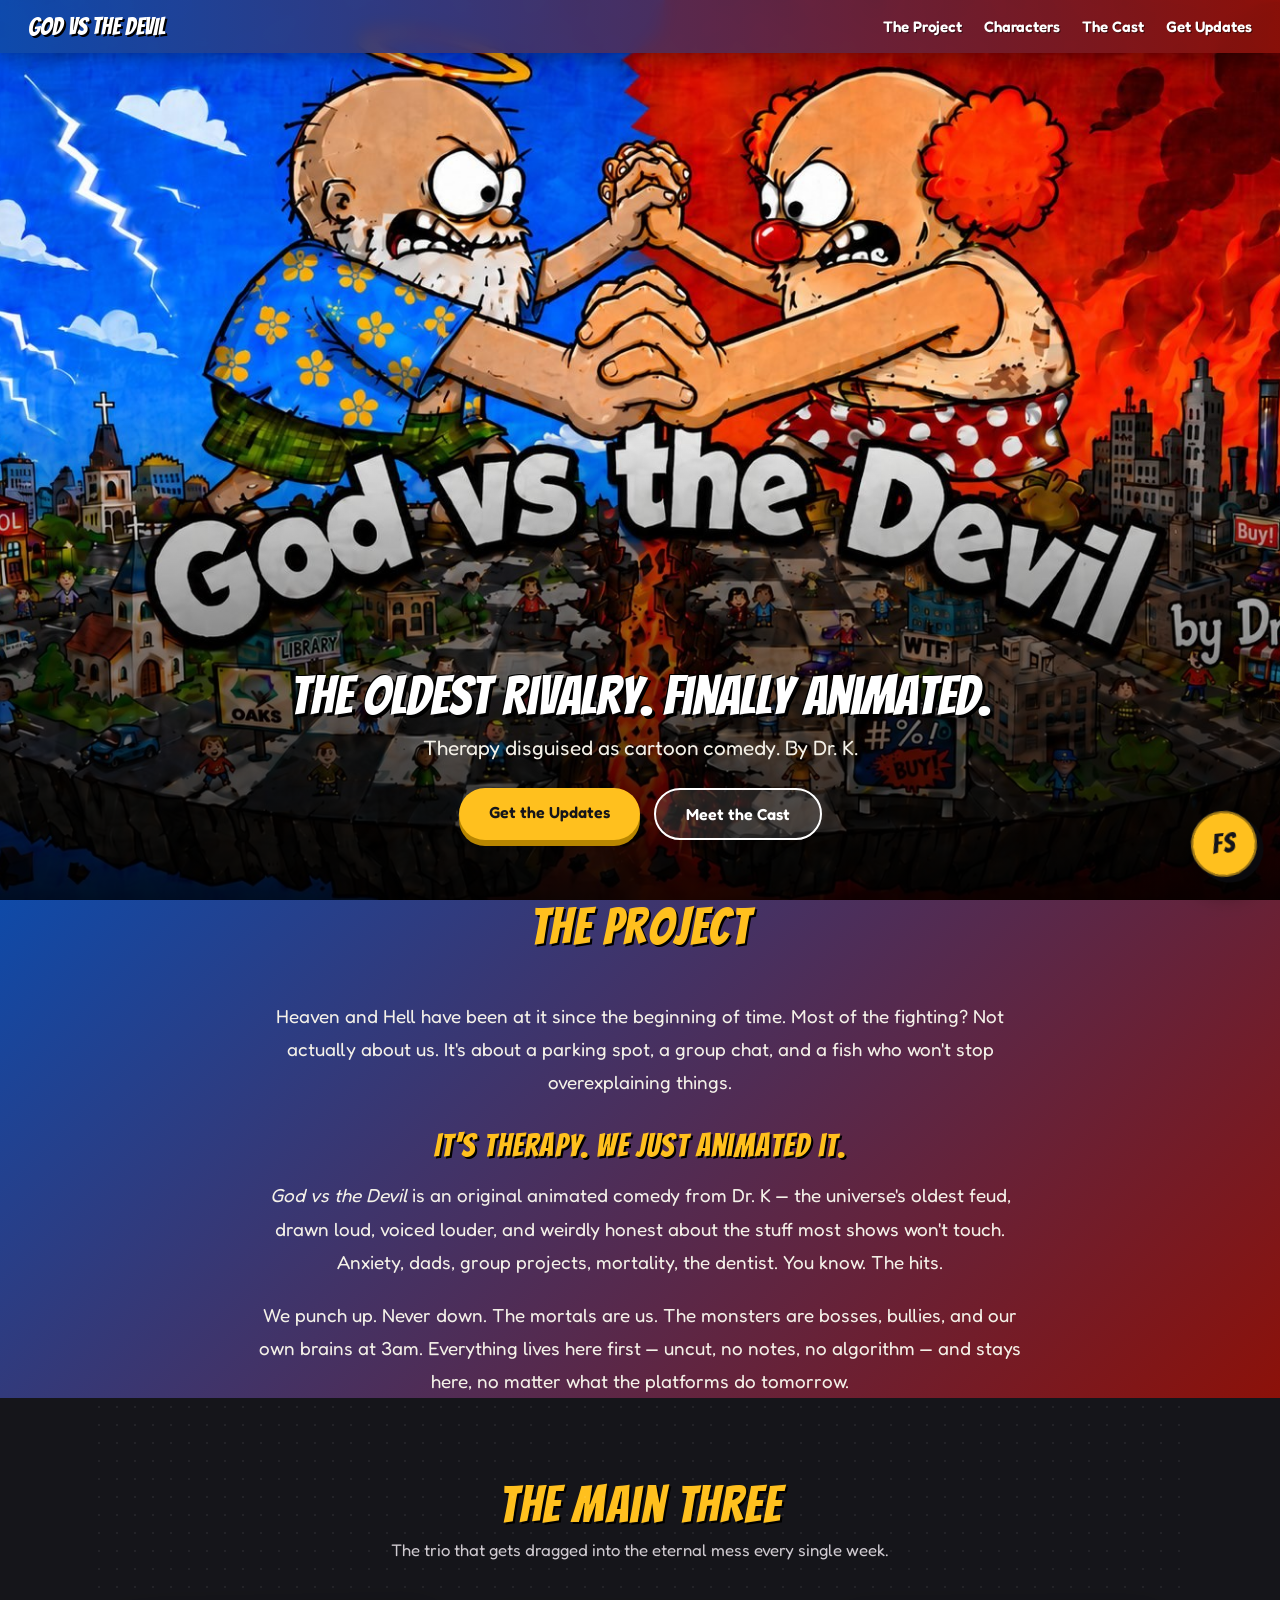
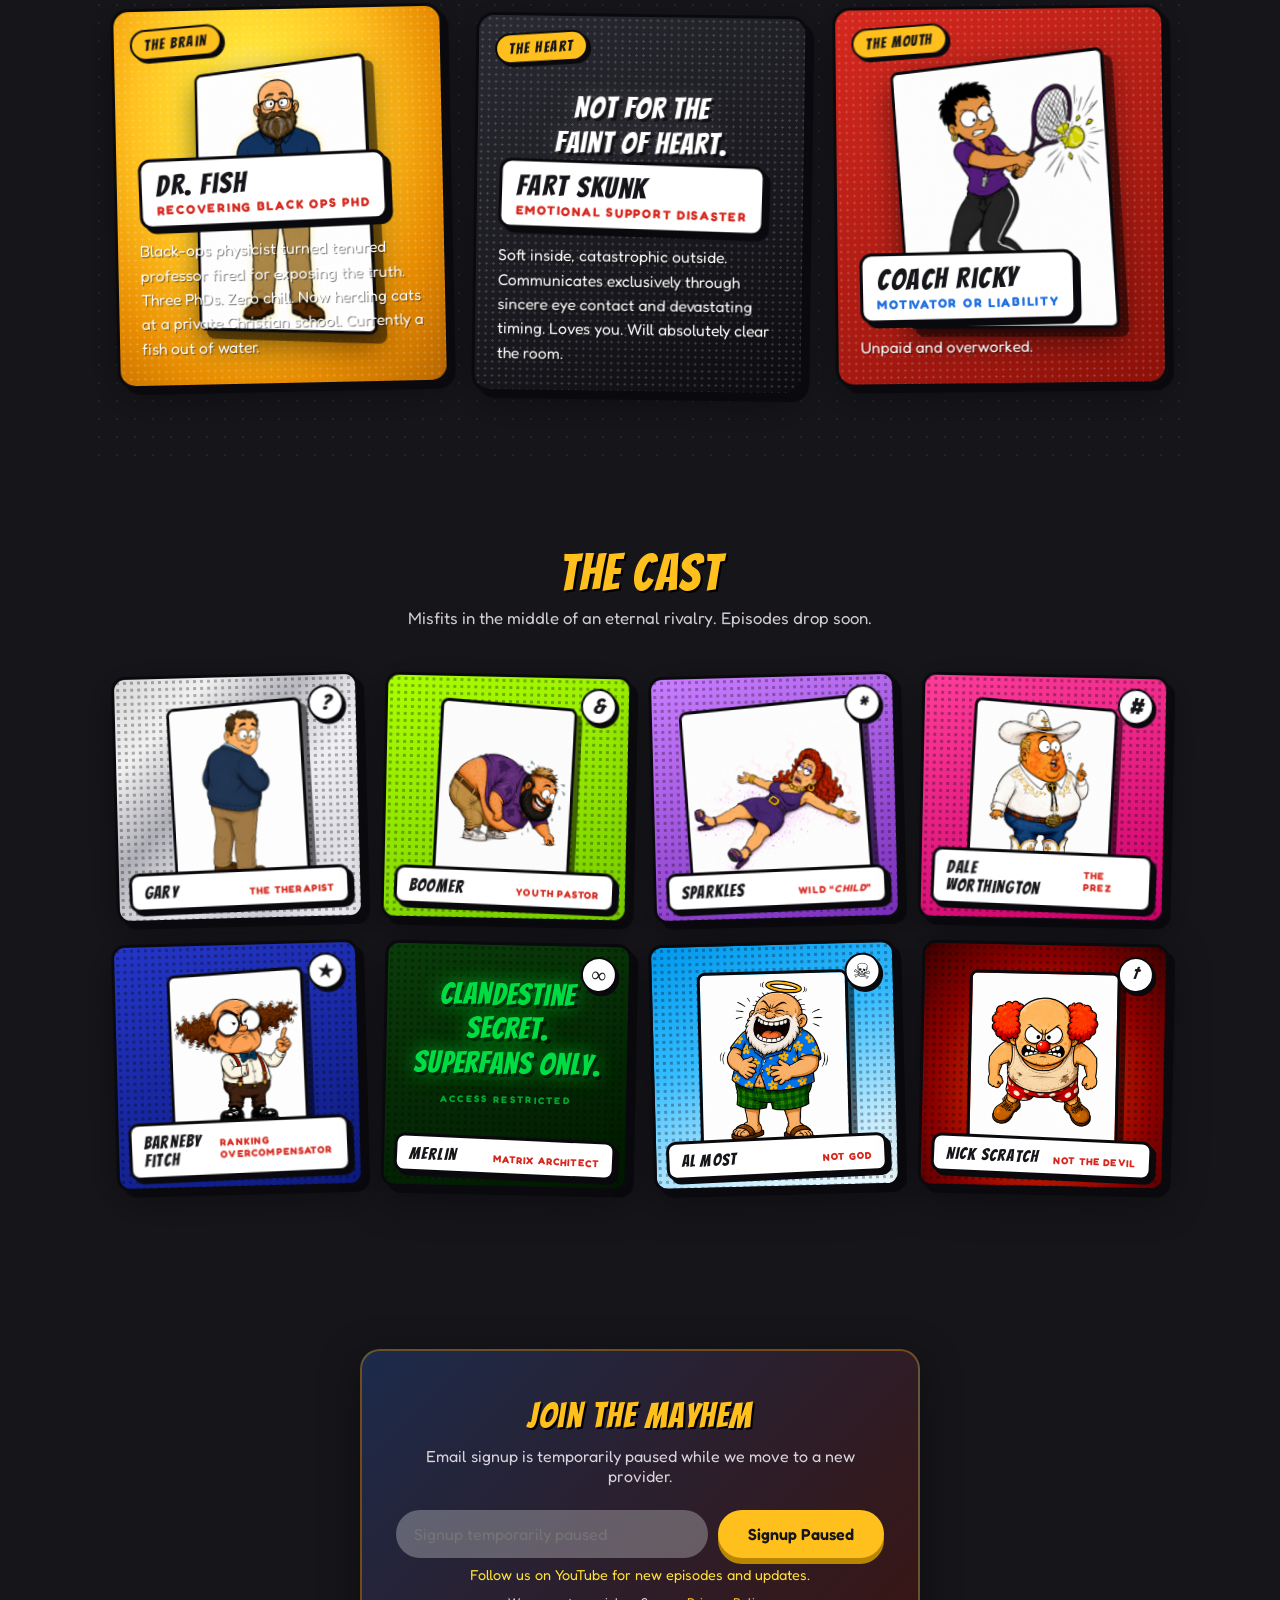
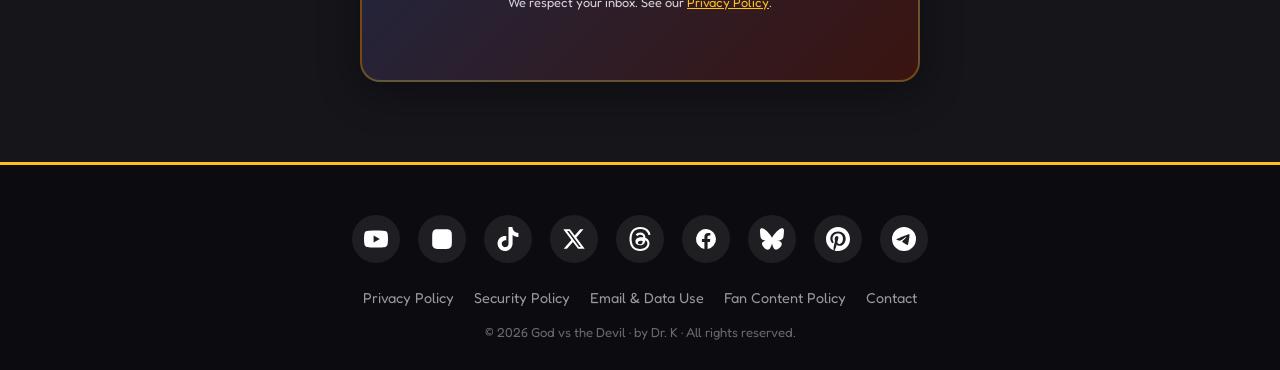
<file: index.html>
<!DOCTYPE html>
<html lang="en"><head>
<meta charset="UTF-8">
<meta name="viewport" content="width=device-width, initial-scale=1.0">
<title>God vs the Devil — by Dr. K</title>
<meta name="description" content="God vs the Devil — the oldest rivalry, finally animated. Therapy disguised as cartoon comedy. By Dr. K.">
<meta property="og:title" content="God vs the Devil — by Dr. K">
<meta property="og:description" content="The oldest rivalry. Finally animated.">
<meta property="og:image" content="images/hero.jpg">
<meta property="og:type" content="website">
<meta property="og:url" content="https://godvsthedevil.com">
<meta name="twitter:card" content="summary_large_image">

<link rel="preconnect" href="https://fonts.googleapis.com">
<link rel="preconnect" href="https://fonts.gstatic.com" crossorigin="">
<link rel="stylesheet" href="https://fonts.googleapis.com/css2?family=Bangers&family=Fredoka:wght@400;500;600;700&display=swap">
<style>/* vietnamese */

/* latin-ext */

/* latin */

/* hebrew */

/* latin-ext */

/* latin */

/* hebrew */

/* latin-ext */

/* latin */

/* hebrew */

/* latin-ext */

/* latin */

/* hebrew */

/* latin-ext */

/* latin */

</style>
<style>
  :root{
    --heaven:#1f6fe0;
    --heaven-deep:#0f4aa8;
    --hell:#d6281e;
    --hell-deep:#8c1109;
    --ink:#15151a;
    --paper:#f4f1e8;
    --gold:#ffc01e;
    --shadow:0 10px 40px rgba(0,0,0,.35);
  }
  *{margin:0;padding:0;box-sizing:border-box}
  html{scroll-behavior:smooth}
  body{
    font-family:'Fredoka',system-ui,sans-serif;
    background:var(--ink);
    color:var(--paper);
    overflow-x:hidden;
  }
  h1,h2,h3,.display{font-family:'Bangers',cursive;letter-spacing:1.5px;font-weight:400}
  nav{
    position:fixed;top:0;left:0;right:0;z-index:50;
    display:flex;justify-content:space-between;align-items:center;
    padding:14px 28px;
    background:linear-gradient(90deg, rgba(15,74,168,.92) 0%, rgba(140,17,9,.92) 100%);
    backdrop-filter:blur(8px);
    box-shadow:0 2px 20px rgba(0,0,0,.4);
  }
  nav .brand{font-family:'Bangers',cursive;font-size:1.5rem;color:#fff;text-shadow:2px 2px 0 #000}
  nav .links{display:flex;gap:22px}
  nav .links a{color:#fff;text-decoration:none;font-weight:600;font-size:.95rem;transition:color .2s;text-shadow:1px 1px 0 rgba(0,0,0,.5);}
  nav .links a:hover{color:var(--gold)}
  @media(max-width:640px){ nav .links{gap:12px} nav .links a{font-size:.78rem} nav .brand{font-size:1.15rem} }
  .hero{
    position:relative;min-height:100vh;display:flex;flex-direction:column;
    align-items:center;justify-content:flex-end;
    text-align:center;padding:90px 20px 60px;
    background:
      linear-gradient(to bottom, rgba(0,0,0,0) 45%, rgba(0,0,0,.85) 100%),
      url("images/hero.jpg") center/cover no-repeat;
  }
  .hero .tagline{
    font-family:'Bangers',cursive;font-size:clamp(1.6rem,5vw,3.4rem);
    color:#fff;text-shadow:3px 3px 0 #000, -1px -1px 0 #000;
    animation:rise 1s ease both;
  }
  .hero .sub{
    margin-top:10px;font-size:clamp(1rem,2.2vw,1.3rem);color:var(--paper);
    max-width:620px;animation:rise 1s ease .2s both;
  }
  .hero .cta{
    margin-top:28px;display:flex;gap:14px;flex-wrap:wrap;justify-content:center;
    animation:rise 1s ease .4s both;
  }
  .btn{
    font-family:'Fredoka',sans-serif;font-weight:600;font-size:1rem;
    padding:14px 30px;border-radius:50px;text-decoration:none;cursor:pointer;border:none;
    transition:transform .15s, box-shadow .15s;
  }
  .btn:hover{transform:translateY(-3px) scale(1.03)}
  .btn-gold{background:var(--gold);color:var(--ink);box-shadow:0 6px 0 #b88600}
  .btn-gold:hover{box-shadow:0 9px 0 #b88600}
  .btn-ghost{background:rgba(255,255,255,.12);color:#fff;border:2px solid #fff}
  @keyframes rise{from{opacity:0;transform:translateY(30px)}to{opacity:1;transform:none}}
  .hero .hero-img{display:none}
  @media(max-width:760px){
    .hero{min-height:auto;justify-content:flex-start;padding:74px 16px 44px;background:var(--ink);}
    .hero .hero-img{display:block;width:100%;height:auto;border-radius:12px;box-shadow:0 8px 30px rgba(0,0,0,.5);margin-bottom:22px;animation:rise 1s ease both;}
    .hero .tagline{font-size:clamp(1.7rem,7vw,2.6rem)}
    .hero .sub{font-size:1rem}
  }
  section.block{padding:80px 24px;max-width:1100px;margin:0 auto}
  .section-head{text-align:center;margin-bottom:46px}
  .section-head h2{font-size:clamp(2rem,5vw,3.2rem);color:var(--gold);text-shadow:2px 2px 0 #000}
  .section-head p{margin-top:8px;color:#cfcad0;font-size:1.05rem}

  /* About */
  .about{background:linear-gradient(135deg,var(--heaven-deep),var(--hell-deep))}
  .about-inner{max-width:780px;margin:0 auto;text-align:center;font-size:1.18rem;line-height:1.75}
  .about-inner p + p{margin-top:20px}
  .about-inner .pull{
    font-family:'Bangers',cursive;font-size:clamp(1.4rem,3vw,2rem);
    color:var(--gold);text-shadow:2px 2px 0 #000;letter-spacing:1.2px;
    margin:28px auto 14px;max-width:640px;line-height:1.2;
  }

  /* shared sticker / comic treatments */
  .halftone{
    position:absolute;inset:0;pointer-events:none;mix-blend-mode:multiply;opacity:.35;
    background-image:radial-gradient(rgba(0,0,0,.85) 1.4px, transparent 1.6px);
    background-size:7px 7px;
  }
  .halftone.light{mix-blend-mode:screen;opacity:.18;
    background-image:radial-gradient(rgba(255,255,255,.9) 1.2px, transparent 1.4px);
  }
  .sticker{
    border:3px solid #0a0a0e;
    box-shadow:6px 6px 0 #0a0a0e, var(--shadow);
  }

  /* Characters */
  .characters{background:var(--ink);position:relative;overflow:hidden}
  .characters::before{content:"";position:absolute;inset:0;opacity:.06;pointer-events:none;
    background-image:radial-gradient(#fff 1px, transparent 1.5px);background-size:18px 18px}
  .char-grid{display:grid;grid-template-columns:repeat(auto-fit,minmax(280px,1fr));gap:28px;position:relative}
  .char{
    position:relative;border-radius:18px;overflow:hidden;
    padding:130px 22px 24px;min-height:380px;
    display:flex;flex-direction:column;justify-content:flex-end;
    transition:transform .2s;
  }
  .char:nth-child(1){transform:rotate(-1.2deg)}
  .char:nth-child(2){transform:rotate(.8deg) translateY(8px)}
  .char:nth-child(3){transform:rotate(-.6deg)}
  .char:hover{transform:translateY(-6px) rotate(0deg) scale(1.02);z-index:3}
  .char .badge{
    position:absolute;top:16px;left:16px;z-index:4;
    font-family:'Bangers',cursive;font-size:.95rem;letter-spacing:.1em;
    padding:6px 12px 5px;border-radius:50px;
    background:var(--gold);color:var(--ink);
    border:2px solid #0a0a0e;
    box-shadow:3px 3px 0 #0a0a0e;
    transform:rotate(-4deg);
  }
  .char .portrait{
    position:absolute;top:0;left:0;right:0;bottom:0;
    perspective:1000px;pointer-events:none;
  }
  .char .portrait-inner{
    position:absolute;inset:0;display:flex;align-items:center;justify-content:center;
    transform-style:preserve-3d;
  }
  .char .portrait img{
    max-width:78%;max-height:72%;
    border:3px solid #0a0a0e;border-radius:8px;
    box-shadow:8px 8px 0 rgba(0,0,0,.5), 0 12px 30px rgba(0,0,0,.5);
    background:#0a0a0e;
    transition:transform .4s ease;
  }
  /* alternating 3d tilts per card */
  .char:nth-child(1) .portrait img{transform:perspective(900px) rotateY(-16deg) rotateX(4deg) rotateZ(-2deg)}
  .char:nth-child(2) .portrait img{transform:perspective(900px) rotateY(14deg)  rotateX(-3deg) rotateZ(2deg)}
  .char:nth-child(3) .portrait img{transform:perspective(900px) rotateY(-12deg) rotateX(-2deg) rotateZ(-3deg)}
  .char:hover .portrait img{transform:perspective(900px) rotateY(0deg) rotateX(0deg) rotateZ(0deg) scale(1.04)}

  /* mono fallback when no portrait image */
  .char .mono{
    position:absolute;top:50%;left:50%;transform:translate(-50%,-58%) rotate(-6deg);
    font-family:'Bangers',cursive;font-size:11rem;line-height:1;letter-spacing:2px;
    color:#fff;-webkit-text-stroke:3px #0a0a0e;
    text-shadow:6px 6px 0 #0a0a0e;
    pointer-events:none;user-select:none;z-index:2;
  }
  .char-name{
    position:relative;z-index:3;
    background:#fff;color:var(--ink);
    border:3px solid #0a0a0e;border-radius:12px;
    padding:10px 14px 8px;box-shadow:5px 5px 0 #0a0a0e;
    transform:rotate(-1.4deg);align-self:flex-start;
  }
  .char-name h3{font-size:1.8rem;line-height:1;color:var(--ink);text-shadow:none;letter-spacing:1.5px}
  .char-name .role{
    font-family:'Fredoka',sans-serif;font-weight:700;color:var(--hell);
    font-size:.78rem;text-transform:uppercase;letter-spacing:.14em;margin-top:2px;
  }
  .char p{
    margin-top:14px;font-size:.98rem;line-height:1.55;color:#fff;
    position:relative;z-index:3;text-shadow:1px 1px 0 rgba(0,0,0,.5);
  }
  .char-fish{background:radial-gradient(ellipse at 42% 28%, #fff2a0 0%, #ffe033 20%, #ffc01e 45%, #e88c00 72%, #b86500 100%)}
  .char-skunk{background:linear-gradient(150deg,#2a2a32 0%, #0c0c10 100%)}
  .char-skunk .char-name{transform:rotate(1.2deg)}
  .char-ricky{background:linear-gradient(150deg,var(--hell) 0%, var(--hell-deep) 100%)}
  .char-ricky .char-name{transform:rotate(-.8deg)}
  .char-ricky .char-name .role{color:var(--heaven)}

  /* Gallery / Cast */
  .gallery{display:grid;grid-template-columns:repeat(4,1fr);gap:22px;}
  @media(max-width:900px){.gallery{grid-template-columns:repeat(2,1fr)}}
  @media(max-width:480px){.gallery{grid-template-columns:1fr}}
  .card{
    position:relative;border-radius:14px;overflow:hidden;aspect-ratio:1;
    cursor:pointer;transition:transform .25s ease;
    display:flex;align-items:center;justify-content:center;
  }
  .card:nth-child(odd){transform:rotate(-1.5deg)}
  .card:nth-child(even){transform:rotate(1.2deg)}
  .card:hover{transform:rotate(0deg) translateY(-6px) scale(1.04);z-index:2}
  .card .tag{
    position:absolute;bottom:10px;left:10px;right:10px;z-index:4;
    padding:8px 12px 7px;
    background:#fff;color:var(--ink);
    border:3px solid #0a0a0e;border-radius:10px;
    box-shadow:4px 4px 0 #0a0a0e;
    font-family:'Bangers',cursive;font-size:1.05rem;letter-spacing:1.2px;
    display:flex;justify-content:space-between;align-items:baseline;gap:8px;
    transform:rotate(-1.2deg);
  }
  .card:nth-child(even) .tag{transform:rotate(1.4deg)}
  .card .tag small{font-family:'Fredoka',sans-serif;font-size:.62rem;font-weight:700;
    letter-spacing:.12em;text-transform:uppercase;color:var(--hell);}
  .card .initials{
    position:relative;z-index:3;
    font-family:'Bangers',cursive;font-size:5.4rem;line-height:1;letter-spacing:3px;
    color:#fff;-webkit-text-stroke:3px #0a0a0e;
    text-shadow:6px 6px 0 #0a0a0e;
    transform:translateY(-16px) rotate(-4deg);
  }
  .card .accent{
    position:absolute;top:10px;right:12px;z-index:4;
    font-family:'Bangers',cursive;font-size:1.3rem;
    background:#fff;color:var(--ink);
    border:2.5px solid #0a0a0e;border-radius:50%;
    width:36px;height:36px;display:flex;align-items:center;justify-content:center;
    box-shadow:3px 3px 0 #0a0a0e;transform:rotate(8deg);
  }
  .card .portrait-wrap{
    position:absolute;inset:0;display:flex;align-items:center;justify-content:center;
    perspective:900px;
  }
  .card .portrait-wrap img{
    max-width:82%;max-height:78%;
    border:3px solid #0a0a0e;border-radius:8px;
    box-shadow:6px 6px 0 rgba(0,0,0,.55);
    background:#0a0a0e;
    transition:transform .4s ease;
  }
  .card:nth-child(1) .portrait-wrap img{transform:rotateY(-18deg) rotateZ(-2deg)}
  .card:nth-child(2) .portrait-wrap img{transform:rotateY(16deg)  rotateZ(2deg)}
  .card:nth-child(3) .portrait-wrap img{transform:rotateY(-14deg) rotateZ(-3deg)}
  .card:nth-child(4) .portrait-wrap img{transform:rotateY(18deg)  rotateZ(2deg)}
  .card:nth-child(5) .portrait-wrap img{transform:rotateY(-16deg) rotateZ(-1deg)}
  .card:nth-child(6) .portrait-wrap img{transform:rotateY(14deg)  rotateZ(3deg)}
  .card:hover .portrait-wrap img{transform:rotateY(0deg) rotateZ(0deg) scale(1.05)}
  /* hide fallback initials/mono when a portrait image is present */
  .card:has(.portrait-wrap img) .initials{display:none}
  .char:has(.portrait img) .mono{display:none}

  /* card colorways — The Cast */
  .card-gary{
    background:linear-gradient(135deg,#d8d8d8 0%,#f0f0f0 20%,#b0b0b8 40%,#e8e8ee 60%,#c0c0cc 80%,#dcdce8 100%);
    position:relative;overflow:hidden;
  }
  .card-gary::before{
    content:"";position:absolute;inset:0;
    background:linear-gradient(105deg,transparent 30%,rgba(255,255,255,.55) 50%,transparent 70%);
    background-size:200% 100%;
    animation:sheen 3.2s ease-in-out infinite;
  }
  @keyframes sheen{0%{background-position:200%}100%{background-position:-200%}}
  .card-gary .initials{color:#2a2a38;-webkit-text-stroke:3px rgba(255,255,255,.6);text-shadow:4px 4px 0 rgba(0,0,0,.25)}
  .card-boomer{background:linear-gradient(160deg,#aaff00 0%,#77cc00 100%)}
  .card-boomer .initials{color:#1a3a00;-webkit-text-stroke:3px #0a0a0e;text-shadow:6px 6px 0 rgba(0,0,0,.3)}
  .card-sparkles{background:linear-gradient(160deg,#c97dff 0%,#7b2fbe 100%)}
  .card-sparkles .initials{color:#fff}
  .card-dale{background:linear-gradient(160deg,#ff3d9a 0%,#cc006a 100%)}
  .card-dale .initials{color:#fff}
  .card-barneby{background:linear-gradient(160deg,#2436c8 0%,#0d1a7e 100%)}
  .card-barneby .initials{color:#fff}
  .card-merlin{background:linear-gradient(160deg,#0a3d0a 0%,#001800 100%)}
  .card-merlin .initials{color:#00dd44;-webkit-text-stroke:3px rgba(0,0,0,.7);text-shadow:0 0 18px rgba(0,220,60,.6),6px 6px 0 #000}
  .card-almost{background:linear-gradient(160deg,#0099ee 0%,#33bbff 40%,#c8eeff 80%,#f0faff 100%)}
  .card-almost .initials{color:#003366;-webkit-text-stroke:3px rgba(255,255,255,.5);text-shadow:4px 4px 0 rgba(0,0,0,.25)}
  .card-scratch{background:radial-gradient(ellipse at 50% 60%,#ff5500 0%,#cc2200 30%,#8b0000 65%,#3a0000 100%)}
  .card-scratch .initials{color:#ffcc00;-webkit-text-stroke:3px #3a0000;text-shadow:0 0 16px rgba(255,80,0,.7),6px 6px 0 #000}

  /* Teaser cards (no portrait) */
  .teaser{display:flex;flex-direction:column;align-items:center;justify-content:center;text-align:center;padding:0 16px;z-index:3;pointer-events:none;}
  .char .teaser{position:absolute;left:0;right:0;top:0;bottom:132px;}
  .card .teaser{position:absolute;left:0;right:0;top:0;bottom:48px;}
  .teaser .t-line{font-family:'Bangers',cursive;font-size:clamp(1.3rem,3vw,1.9rem);line-height:1.14;letter-spacing:1px;color:#fff;text-shadow:3px 3px 0 #0a0a0e;}
  .teaser .t-sub{margin-top:12px;font-family:'Fredoka',sans-serif;font-weight:700;font-size:.6rem;letter-spacing:.24em;text-transform:uppercase;color:rgba(255,255,255,.55);}
  .char-skunk .teaser .t-line{color:#fff;text-shadow:0 0 22px rgba(255,255,255,.22),3px 3px 0 #0a0a0e;}
  .card-merlin .teaser{animation:flicker 4s ease-in-out infinite;}
  .card-merlin .teaser .t-line{color:#00dd44;text-shadow:0 0 20px rgba(0,220,60,.75),3px 3px 0 #000;}
  .card-merlin .teaser .t-sub{color:rgba(0,221,68,.7);}
  @keyframes flicker{0%,92%,100%{opacity:1}94%{opacity:.45}96%{opacity:.9}}

  /* Signup */
  .signup{background:var(--ink);text-align:center}
  .signup-box{max-width:560px;margin:0 auto;background:linear-gradient(135deg,#1c2a4a,#3a1410);padding:46px 34px;border-radius:20px;box-shadow:var(--shadow);border:2px solid rgba(255,192,30,.3);}
  .signup-box h2{font-size:2.2rem;color:var(--gold);text-shadow:2px 2px 0 #000}
  .signup-box p{margin:12px 0 24px;color:#d8d3da}
  .placeholder-form{display:flex;gap:10px;flex-wrap:wrap;justify-content:center}
  .placeholder-form input{flex:1;min-width:220px;padding:14px 18px;border-radius:50px;border:none;font-family:'Fredoka';font-size:1rem;}
  .fineprint{margin-top:16px;font-size:.8rem;color:#9b96a0}

  /* Footer */
  footer{background:#0c0c10;padding:50px 24px 30px;text-align:center;border-top:3px solid var(--gold);}
  .socials{display:flex;gap:18px;justify-content:center;flex-wrap:wrap;margin-bottom:26px}
  .socials a{width:48px;height:48px;border-radius:50%;display:flex;align-items:center;justify-content:center;background:rgba(255,255,255,.08);transition:background .2s,transform .2s;}
  .socials a:hover{background:var(--gold);transform:translateY(-3px)}
  .socials svg{width:24px;height:24px;fill:#fff}
  .socials a:hover svg{fill:var(--ink)}
  .legal-links{display:flex;gap:20px;justify-content:center;flex-wrap:wrap;margin-bottom:18px}
  .legal-links a{color:#9b96a0;text-decoration:none;font-size:.9rem;transition:color .2s}
  .legal-links a:hover{color:var(--gold)}
  footer .copy{color:#6b666f;font-size:.82rem}

  /* FS Chat widget */
  .fs-chat{
    position:fixed;right:22px;bottom:22px;z-index:60;
    width:68px;height:68px;border-radius:50%;
    background:var(--gold);
    border:3px solid #0a0a0e;
    box-shadow:5px 5px 0 #0a0a0e, 0 12px 28px rgba(0,0,0,.55);
    cursor:pointer;
    display:flex;align-items:center;justify-content:center;
    transition:transform .2s, box-shadow .2s;
    transform:rotate(-6deg);
  }
  .fs-chat:hover{transform:rotate(0deg) translateY(-3px) scale(1.06);box-shadow:7px 7px 0 #0a0a0e, 0 14px 32px rgba(0,0,0,.6)}
  .fs-chat .fs-mark{
    font-family:'Bangers',cursive;font-size:1.7rem;color:var(--ink);
    letter-spacing:1.5px;line-height:1;
    -webkit-text-stroke:0;
  }
  .fs-chat .pulse{
    position:absolute;inset:-2px;border-radius:50%;
    border:2px solid var(--gold);opacity:.6;
    animation:pulse 2.4s ease-out infinite;pointer-events:none;
  }
  @keyframes pulse{
    0%{transform:scale(1);opacity:.6}
    100%{transform:scale(1.5);opacity:0}
  }
  .fs-chat .bubble{
    position:absolute;right:84px;bottom:14px;
    background:#fff;color:var(--ink);
    border:3px solid #0a0a0e;
    padding:10px 14px 9px;border-radius:14px;
    font-family:'Bangers',cursive;font-size:1rem;letter-spacing:1.2px;
    white-space:nowrap;
    opacity:0;transform:translateX(8px) rotate(-3deg);pointer-events:none;
    transition:opacity .2s, transform .2s;
    box-shadow:4px 4px 0 #0a0a0e;
  }
  .fs-chat .bubble strong{color:var(--hell);margin-right:6px}
  .fs-chat .bubble::after{
    content:"";position:absolute;right:-12px;bottom:14px;
    width:0;height:0;border:9px solid transparent;
    border-left-color:#0a0a0e;border-right:0;
  }
  .fs-chat .bubble::before{
    content:"";position:absolute;right:-8px;bottom:16px;
    width:0;height:0;border:7px solid transparent;
    border-left-color:#fff;border-right:0;z-index:1;
  }
  .fs-chat:hover .bubble, .fs-chat:focus-visible .bubble{opacity:1;transform:translateX(0) rotate(-3deg)}
  @media(max-width:480px){ .fs-chat{width:60px;height:60px;right:14px;bottom:14px} .fs-chat .fs-mark{font-size:1.4rem} }
</style>
<script type="application/ld+json">
{
  "@context": "https://schema.org",
  "@type": "Organization",
  "name": "God vs the Devil",
  "alternateName": "GVD",
  "url": "https://godvsthedevil.com",
  "description": "God vs the Devil is a 13+ animated comedy with adult crossover set at Worthy Christian Academy, where cosmic forces play out through everyday institutional dysfunction. Created by Dr. K as an independent, one-person AI animation studio. Therapy disguised as an absurd, nostalgic cartoon comedy.",
  "sameAs": [
    "https://www.youtube.com/@godvsthedevilbydrk",
    "https://www.instagram.com/god_vs_the_devil/",
    "https://www.threads.net/@god_vs_the_devil",
    "https://bsky.app/profile/godvsthedevil.com",
    "https://x.com/GvDbyDrK",
    "https://www.facebook.com/GodvstheDevilbyDrK",
    "https://www.pinterest.com/godvsthedevilbydrk/",
    "https://t.me/godvsthedevil"
  ]
}
</script>
</head>
<body>
<nav>
  <div class="brand">GOD vs THE DEVIL</div>
  <div class="links">
    <a href="#about">The Project</a>
    <a href="#characters">Characters</a>
    <a href="#gallery">The Cast</a>
    <a href="#signup">Get Updates</a>
  </div>
</nav>

<header class="hero">
  <img class="hero-img" src="images/hero.jpg" alt="God vs the Devil — by Dr. K">
  <div class="tagline">The Oldest Rivalry. Finally Animated.</div>
  <p class="sub">Therapy disguised as cartoon comedy. By Dr. K.</p>
  <div class="cta">
    <a href="#signup" class="btn btn-gold">Get the Updates</a>
    <a href="#gallery" class="btn btn-ghost">Meet the Cast</a>
  </div>
</header>

<section class="about" id="about">
  <div class="block">
    <div class="section-head"><h2>The Project</h2></div>
    <div class="about-inner">
      <p>Heaven and Hell have been at it since the beginning of time. Most of the fighting? Not actually about us. It's about a parking spot, a group chat, and a fish who won't stop overexplaining things.</p>
      <div class="pull">It's therapy. We just animated it.</div>
      <p><em>God vs the Devil</em> is an original animated comedy from Dr. K — the universe's oldest feud, drawn loud, voiced louder, and weirdly honest about the stuff most shows won't touch. Anxiety, dads, group projects, mortality, the dentist. You know. The hits.</p>
      <p>We punch up. Never down. The mortals are us. The monsters are bosses, bullies, and our own brains at 3am. Everything lives here first — uncut, no notes, no algorithm — and stays here, no matter what the platforms do tomorrow.</p>
    </div>
  </div>
</section>

<section class="block characters" id="characters">
  <div class="section-head">
    <h2>The Main Three</h2>
    <p>The trio that gets dragged into the eternal mess every single week.</p>
  </div>
  <div class="char-grid">
    <article class="char char-fish sticker">
      <span class="halftone light" aria-hidden="true"></span>
      <span class="badge">The Brain</span>
      <div class="portrait" aria-hidden="true">
        <div class="portrait-inner">
          <img src="images/dr-fish.png" alt="Dr. Fish, the “Recovering Black Ops PhD” cartoon character from God vs the Devil, a 13+ animated comedy with adult crossover by Dr. K">
        </div>
      </div>
      <div class="char-name">
        <h3>Dr. Fish</h3>
        <div class="role">Recovering Black Ops PhD</div>
      </div>
      <p>Black-ops physicist turned tenured professor fired for exposing the truth. Three PhDs. Zero chill. Now herding cats at a private Christian school. Currently a fish out of water.</p>
    </article>
    <article class="char char-skunk sticker">
      <span class="halftone light" aria-hidden="true"></span>
      <span class="badge">The Heart</span>
      <div class="teaser" aria-hidden="true">
        <span class="t-line">Not for the<br>faint of heart.</span>
        <span class="t-sub">You've been warned</span>
      </div>
      <div class="char-name">
        <h3>Fart Skunk</h3>
        <div class="role">Emotional Support Disaster</div>
      </div>
      <p>Soft inside, catastrophic outside. Communicates exclusively through sincere eye contact and devastating timing. Loves you. Will absolutely clear the room.</p>
    </article>
    <article class="char char-ricky sticker">
      <span class="halftone light" aria-hidden="true"></span>
      <span class="badge">The Mouth</span>
      <div class="portrait" aria-hidden="true">
        <div class="portrait-inner">
          <img src="images/coach-ricky.png" alt="Coach Ricky, the “Motivator or Liability” cartoon character from God vs the Devil, a 13+ animated comedy with adult crossover by Dr. K">
        </div>
      </div>
      <div class="char-name">
        <h3>Coach Ricky</h3>
        <div class="role">Motivator or Liability</div>
      </div>
      <p>Unpaid and overworked.</p>
    </article>
  </div>
</section>

<section class="block" id="gallery">
  <div class="section-head">
    <h2>The Cast</h2>
    <p>Misfits in the middle of an eternal rivalry. Episodes drop soon.</p>
  </div>
  <div class="gallery">
    <!-- Row 1 -->
    <div class="card card-gary sticker">
      <span class="halftone" aria-hidden="true"></span>
      <span class="accent">?</span>
      <div class="portrait-wrap">
        <img src="images/gary.png" alt="Gary, the “The Therapist” cartoon character from God vs the Devil, a 13+ animated comedy with adult crossover by Dr. K">
      </div>
      <span class="initials">GT</span>
      <div class="tag">Gary <small>The Therapist</small></div>
    </div>
    <div class="card card-boomer sticker">
      <span class="halftone" aria-hidden="true"></span>
      <span class="accent">&amp;</span>
      <div class="portrait-wrap">
        <img src="images/boomer.png" alt="Boomer, the “Youth Pastor” cartoon character from God vs the Devil, a 13+ animated comedy with adult crossover by Dr. K">
      </div>
      <span class="initials">BM</span>
      <div class="tag">Boomer <small>Youth Pastor</small></div>
    </div>
    <div class="card card-sparkles sticker">
      <span class="halftone" aria-hidden="true"></span>
      <span class="accent">*</span>
      <div class="portrait-wrap">
        <img src="images/sparkles.png" alt="Sparkles, the “Wild ‘Child’” cartoon character from God vs the Devil, a 13+ animated comedy with adult crossover by Dr. K">
      </div>
      <span class="initials">SP</span>
      <div class="tag">Sparkles <small>Wild &#8220;<em>Child</em>&#8221;</small></div>
    </div>
    <div class="card card-dale sticker">
      <span class="halftone" aria-hidden="true"></span>
      <span class="accent">#</span>
      <div class="portrait-wrap">
        <img src="images/dale-worthington.png" alt="Dale Worthington, the “The Prez” cartoon character from God vs the Devil, a 13+ animated comedy with adult crossover by Dr. K">
      </div>
      <span class="initials">DW</span>
      <div class="tag">Dale Worthington <small>The Prez</small></div>
    </div>
    <!-- Row 2 -->
    <div class="card card-barneby sticker">
      <span class="halftone" aria-hidden="true"></span>
      <span class="accent">&#9733;</span>
      <div class="portrait-wrap">
        <img src="images/barneby-fitch.png" alt="Barneby Fitch, the “Ranking Overcompensator” cartoon character from God vs the Devil, a 13+ animated comedy with adult crossover by Dr. K">
      </div>
      <span class="initials">BF</span>
      <div class="tag">Barneby Fitch <small>Ranking Overcompensator</small></div>
    </div>
    <div class="card card-merlin sticker">
      <span class="halftone" aria-hidden="true"></span>
      <span class="accent">&#8734;</span>
      <div class="teaser" aria-hidden="true">
        <span class="t-line">Clandestine secret.<br>Superfans only.</span>
        <span class="t-sub">Access restricted</span>
      </div>
      <div class="tag">Merlin <small>Matrix Architect</small></div>
    </div>
    <!-- Al Most faces RIGHT toward Nick Scratch — image orientation note -->
    <div class="card card-almost sticker">
      <span class="halftone" aria-hidden="true"></span>
      <span class="accent">&#9760;</span>
      <div class="portrait-wrap">
        <img src="images/al-most.png" alt="Al Most, the “Not God” cartoon character from God vs the Devil, a 13+ animated comedy with adult crossover by Dr. K">
      </div>
      <span class="initials">AM</span>
      <div class="tag">Al Most <small>Not God</small></div>
    </div>
    <!-- Nick Scratch faces LEFT toward Al Most — always placed last -->
    <div class="card card-scratch sticker">
      <span class="halftone" aria-hidden="true"></span>
      <span class="accent">&#8224;</span>
      <div class="portrait-wrap">
        <img src="images/nick-scratch.png" alt="Nick Scratch, the “Not The Devil” cartoon character from God vs the Devil, a 13+ animated comedy with adult crossover by Dr. K">
      </div>
      <span class="initials">NS</span>
      <div class="tag">Nick Scratch <small>Not The Devil</small></div>
    </div>
  </div>
</section>

<section class="block signup" id="signup">
  <div class="signup-box">
    <h2>Join the Mayhem</h2>
    <p>Email signup is temporarily paused while we move to a new provider.</p>
    <div id="email-signup-mount">
      <form id="gvd-subscribe" class="placeholder-form" novalidate aria-label="Email signup temporarily paused">
        <input type="email" id="gvd-email" placeholder="Signup temporarily paused" aria-label="Email signup temporarily paused" disabled>
        <button class="btn btn-gold" type="button" disabled>Signup Paused</button>
      </form>
      <p class="gvd-msg" style="color:#ffe033;margin:8px 0 0;font-size:.9rem">Follow us on YouTube for new episodes and updates.</p>
    </div>
    <p class="fineprint">We respect your inbox. See our <a href="privacy.html" style="color:var(--gold)">Privacy Policy</a>.</p>
  </div>
</section>

<footer>
  <div class="socials">
    <a href="https://www.youtube.com/@godvsthedevilbydrk" target="_blank" rel="noopener" aria-label="YouTube"><svg viewBox="0 0 24 24"><path d="M23.5 6.2a3 3 0 0 0-2.1-2.1C19.5 3.5 12 3.5 12 3.5s-7.5 0-9.4.6A3 3 0 0 0 .5 6.2 31 31 0 0 0 0 12a31 31 0 0 0 .5 5.8 3 3 0 0 0 2.1 2.1c1.9.6 9.4.6 9.4.6s7.5 0 9.4-.6a3 3 0 0 0 2.1-2.1A31 31 0 0 0 24 12a31 31 0 0 0-.5-5.8zM9.6 15.6V8.4l6.2 3.6z"></path></svg></a>
    <a href="https://www.instagram.com/god_vs_the_devil/" target="_blank" rel="noopener" aria-label="Instagram"><svg viewBox="0 0 24 24"><path d="M12 2.2c3.2 0 3.6 0 4.9.1 1.2.1 1.8.3 2.2.4.6.2 1 .5 1.4.9.4.4.7.8.9 1.4.2.4.4 1 .4 2.2.1 1.3.1 1.7.1 4.9s0 3.6-.1 4.9c-.1 1.2-.3 1.8-.4 2.2-.2.6-.5 1-.9 1.4-.4.4-.8.7-1.4.9-.4.2-1 .4-2.2.4-1.3.1-1.7.1-4.9.1s-3.6 0-4.9-.1c-1.2-.1-1.8-.3-2.2-.4-.6-.2-1-.5-1.4-.9-.4-.4-.7-.8-.9-1.4-.2-.4-.4-1-.4-2.2C2.2 15.6 2.2 15.2 2.2 12s0-3.6.1-4.9c.1-1.2.3-1.8.4-2.2.2-.6.5-1 .9-1.4.4-.4.8-.7 1.4-.9.4-.2 1-.4 2.2-.4C8.4 2.2 8.8 2.2 12 2.2zm0 3.1a4.9 4.9 0 1 1 0 9.8 4.9 4.9 0 0 1 0-9.8zm6.2-1.2a1.1 1.1 0 1 1-2.3 0 1.1 1.1 0 0 1 2.3 0z"></path></svg></a>
    <a href="https://www.tiktok.com/@godvsthedevilbydrk" target="_blank" rel="noopener" aria-label="TikTok"><svg viewBox="0 0 24 24"><path d="M12.525.02c1.31-.02 2.61-.01 3.91-.02.08 1.53.63 3.09 1.75 4.17 1.12 1.11 2.7 1.62 4.24 1.79v4.03c-1.44-.05-2.89-.35-4.2-.97-.57-.26-1.1-.59-1.62-.93-.01 2.92.01 5.84-.02 8.75-.08 1.4-.54 2.79-1.35 3.94-1.31 1.92-3.58 3.17-5.91 3.21-1.43.08-2.86-.31-4.08-1.03-2.02-1.19-3.44-3.37-3.65-5.71-.02-.5-.03-1-.01-1.49.18-1.9 1.12-3.72 2.58-4.96 1.66-1.44 3.98-2.13 6.15-1.72.02 1.48-.04 2.96-.04 4.44-.99-.32-2.15-.23-3.02.37-.63.41-1.11 1.04-1.36 1.75-.21.51-.15 1.07-.14 1.61.24 1.64 1.82 3.02 3.5 2.87 1.12-.01 2.19-.66 2.77-1.61.19-.33.4-.67.41-1.06.1-1.79.06-3.57.07-5.36.01-4.03-.01-8.05.02-12.07z"></path></svg></a>
    <a href="https://x.com/GvDbyDrK" target="_blank" rel="noopener" aria-label="X"><svg viewBox="0 0 24 24"><path d="M18.2 2.3h3.3l-7.2 8.2 8.4 11.2h-6.6l-5.2-6.8-5.9 6.8H1.7l7.7-8.8L1.3 2.3H8l4.7 6.2zm-1.2 17.8h1.8L7.1 4.1H5.2z"></path></svg></a>
    <a href="https://www.threads.net/@god_vs_the_devil" target="_blank" rel="noopener" aria-label="Threads"><svg viewBox="0 0 24 24"><path d="M12.186 24h-.007c-3.581-.024-6.334-1.205-8.184-3.509C2.35 18.44 1.5 15.586 1.472 12.01v-.017c.03-3.579.879-6.43 2.525-8.482C5.845 1.205 8.6.024 12.18 0h.014c2.746.02 5.043.725 6.826 2.098 1.677 1.29 2.858 3.13 3.509 5.467l-2.04.569c-1.104-3.96-3.898-5.984-8.304-6.015-2.91.022-5.11.936-6.54 2.717C4.307 6.504 3.616 8.914 3.589 12c.027 3.086.718 5.496 2.057 7.164 1.43 1.783 3.631 2.698 6.54 2.717 2.623-.02 4.358-.631 5.8-2.045 1.647-1.613 1.618-3.593 1.09-4.798-.31-.71-.873-1.3-1.634-1.75-.192 1.352-.622 2.446-1.284 3.272-.886 1.102-2.14 1.704-3.73 1.79-1.202.065-2.36-.218-3.259-.801-1.063-.689-1.685-1.74-1.752-2.964-.065-1.19.408-2.285 1.33-3.082.88-.76 2.119-1.207 3.583-1.291a13.853 13.853 0 0 1 3.02.142c-.126-.742-.375-1.332-.75-1.757-.513-.586-1.308-.883-2.359-.89h-.029c-.844 0-1.992.232-2.721 1.32L7.734 7.847c.98-1.454 2.568-2.256 4.478-2.256h.044c3.194.02 5.097 1.975 5.287 5.388.108.046.216.094.321.142 1.49.7 2.58 1.761 3.154 3.07.797 1.82.871 4.785-1.548 7.155-1.85 1.81-4.094 2.628-7.277 2.65Zm1.327-10.353c-.24 0-.485.007-.733.021-1.84.103-2.991.84-2.892 2.072.06 1.082 1.165 1.575 2.282 1.515 1.012-.055 2.32-.448 2.546-3.092a8.9 8.9 0 0 0-1.203-.516Z"></path></svg></a>
    <a href="https://www.facebook.com/GodvstheDevilbyDrK" target="_blank" rel="noopener" aria-label="Facebook"><svg viewBox="0 0 24 24"><path d="M22 12a10 10 0 1 0-11.6 9.9v-7H7.9V12h2.5V9.8c0-2.5 1.5-3.9 3.8-3.9 1.1 0 2.2.2 2.2.2v2.5h-1.3c-1.2 0-1.6.8-1.6 1.6V12h2.8l-.4 2.9h-2.3v7A10 10 0 0 0 22 12z"></path></svg></a>
    <a href="https://bsky.app/profile/godvsthedevil.com" target="_blank" rel="noopener" aria-label="Bluesky"><svg viewBox="0 0 24 24"><path d="M12 10.8c-1.087-2.114-4.046-6.053-6.798-7.995C2.566.944 1.561 1.266.902 1.565.139 1.908 0 3.08 0 3.768c0 .69.378 5.65.624 6.479.815 2.736 3.713 3.66 6.383 3.364.136-.02.275-.039.415-.056-.138.022-.276.04-.415.056-3.912.58-7.387 2.005-2.83 7.078 5.013 5.19 6.87-1.113 7.823-4.308.953 3.195 2.05 9.271 7.733 4.308 4.267-4.308 1.172-6.498-2.74-7.078a8.741 8.741 0 0 1-.415-.056c.14.017.279.036.415.056 2.67.297 5.568-.628 6.383-3.364C23.622 9.418 24 4.458 24 3.768c0-.688-.139-1.86-.902-2.203-.659-.299-1.664-.621-4.3 1.24C16.046 4.748 13.087 8.687 12 10.8Z"></path></svg></a>
    <a href="https://www.pinterest.com/godvsthedevilbydrk/" target="_blank" rel="noopener" aria-label="Pinterest"><svg viewBox="0 0 24 24"><path d="M12 0C5.373 0 0 5.372 0 12c0 5.084 3.163 9.426 7.627 11.174-.105-.949-.2-2.405.042-3.441.218-.937 1.407-5.965 1.407-5.965s-.359-.719-.359-1.782c0-1.668.967-2.914 2.171-2.914 1.023 0 1.518.769 1.518 1.69 0 1.029-.655 2.568-.994 3.995-.283 1.194.599 2.169 1.777 2.169 2.133 0 3.772-2.249 3.772-5.495 0-2.873-2.064-4.882-5.012-4.882-3.414 0-5.418 2.561-5.418 5.207 0 1.031.397 2.138.893 2.738a.36.36 0 0 1 .083.345c-.091.378-.293 1.194-.333 1.361-.052.22-.174.266-.402.16-1.499-.698-2.436-2.889-2.436-4.649 0-3.785 2.75-7.262 7.929-7.262 4.163 0 7.398 2.967 7.398 6.931 0 4.136-2.608 7.464-6.227 7.464-1.216 0-2.359-.632-2.75-1.378l-.748 2.853c-.271 1.043-1.002 2.349-1.492 3.146C9.57 23.812 10.763 24 12 24c6.627 0 12-5.373 12-12S18.627 0 12 0"></path></svg></a>
    <a href="https://t.me/godvsthedevil" target="_blank" rel="noopener" aria-label="Telegram"><svg viewBox="0 0 24 24"><path d="M11.944 0A12 12 0 0 0 0 12a12 12 0 0 0 12 12 12 12 0 0 0 12-12A12 12 0 0 0 12 0a12 12 0 0 0-.056 0zm4.962 7.224c.1-.002.321.023.465.14a.506.506 0 0 1 .171.325c.016.093.036.306.02.472-.18 1.898-.962 6.502-1.36 8.627-.168.9-.499 1.201-.82 1.23-.696.065-1.225-.46-1.9-.902-1.056-.693-1.653-1.124-2.678-1.8-1.185-.78-.417-1.21.258-1.91.177-.184 3.247-2.977 3.307-3.23.007-.032.014-.15-.056-.212s-.174-.041-.249-.024c-.106.024-1.793 1.139-5.061 3.345-.479.329-.913.489-1.302.481-.428-.009-1.252-.242-1.865-.442-.751-.244-1.349-.374-1.297-.789.027-.216.325-.437.893-.663 3.498-1.524 5.83-2.529 6.998-3.014 3.332-1.386 4.025-1.627 4.476-1.635z"></path></svg></a>
  </div>
  <div class="legal-links">
    <a href="privacy.html">Privacy Policy</a>
    <a href="security.html">Security Policy</a>
    <a href="email-policy.html">Email &amp; Data Use</a>
    <a href="fan-content-policy.html">Fan Content Policy</a>
    <a href="mailto:mayhem@godvsthedevil.com">Contact</a>
  </div>
  <div class="copy">© <span id="yr"></span> God vs the Devil · by Dr. K · All rights reserved.</div>
</footer>

<!-- FS chat widget (placeholder) -->
<button class="fs-chat" type="button" aria-label="Chat with Fart Skunk (coming soon)">
  <span class="pulse" aria-hidden="true"></span>
  <span class="fs-mark">FS</span>
  <span class="bubble"><strong>FS</strong>Coming soon…</span>
</button>

<script>document.getElementById('yr').textContent = new Date().getFullYear();</script>

</body></html>
</file>
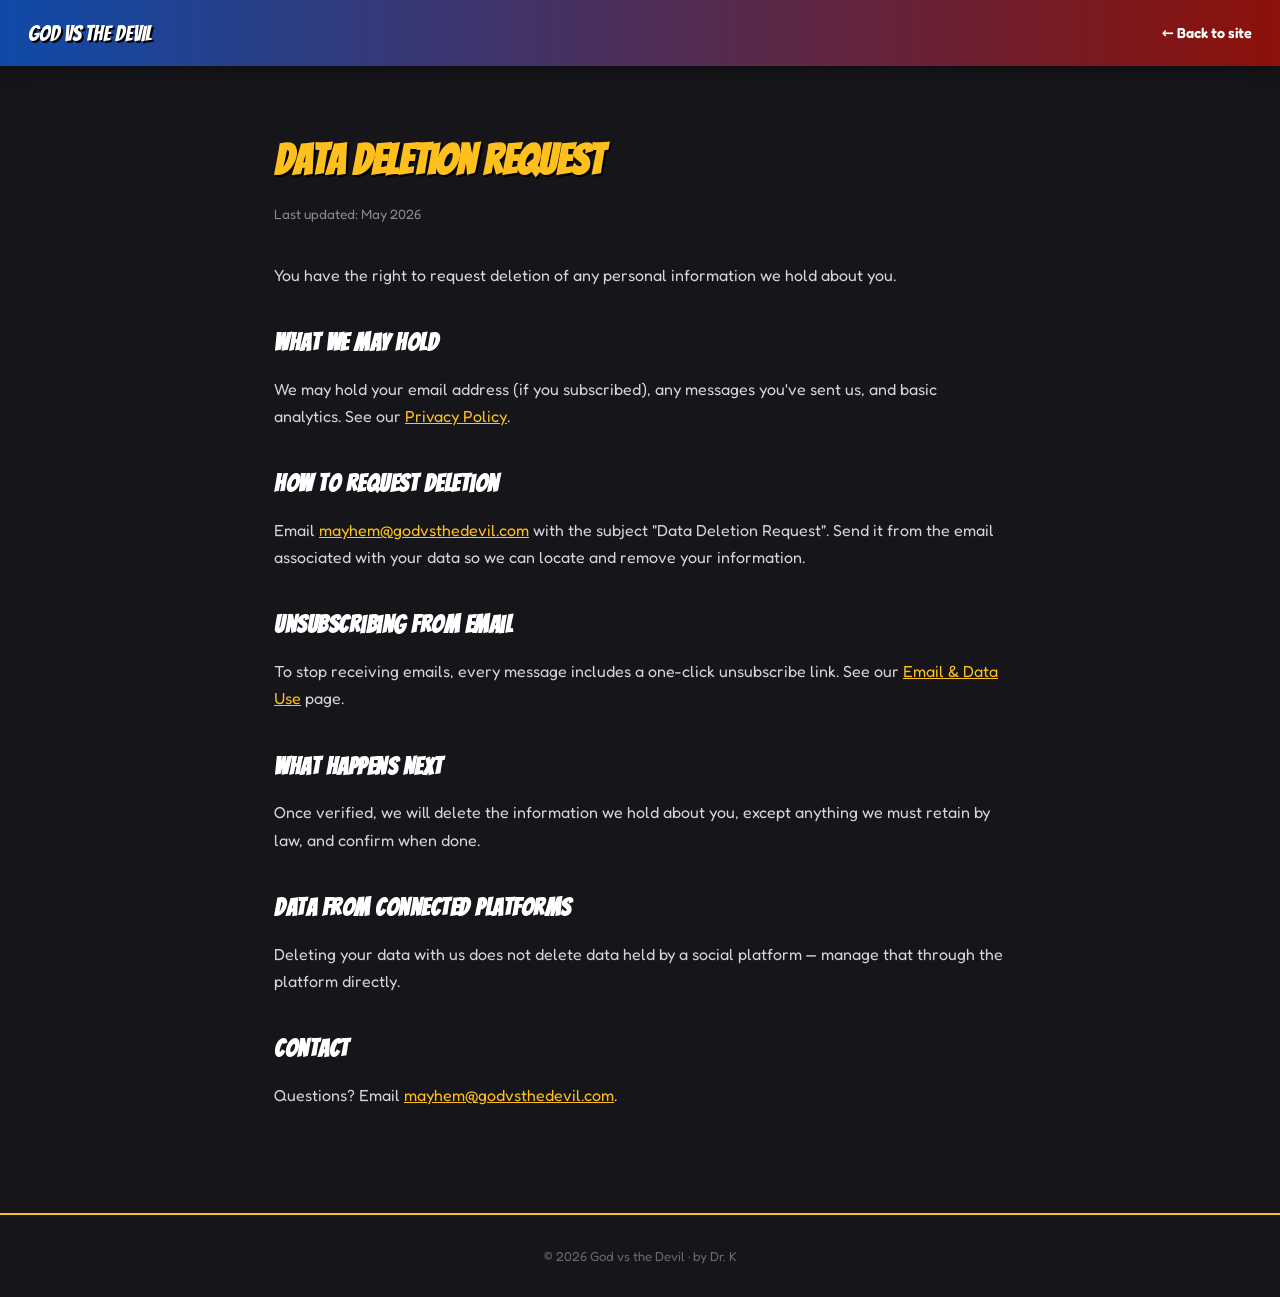
<file: data-deletion.html>
<!DOCTYPE html>
<html lang="en">
<head><meta charset="UTF-8"><meta name="viewport" content="width=device-width, initial-scale=1.0">
<title>Data Deletion — God vs the Devil</title>
<link rel="stylesheet" href="legal.css"></head>
<body>
<nav class="legal-nav"><a class="brand" href="index.html">GOD vs THE DEVIL</a><a class="back" href="index.html">← Back to site</a></nav>
<main class="legal-wrap">
  <h1>Data Deletion Request</h1>
  <p class="updated">Last updated: May 2026</p>
  <p>You have the right to request deletion of any personal information we hold about you.</p>
  <h2>What We May Hold</h2>
  <p>We may hold your email address (if you subscribed), any messages you've sent us, and basic analytics. See our <a href="privacy.html">Privacy Policy</a>.</p>
  <h2>How to Request Deletion</h2>
  <p>Email <a href="mailto:mayhem@godvsthedevil.com?subject=Data%20Deletion%20Request">mayhem@godvsthedevil.com</a> with the subject "Data Deletion Request". Send it from the email associated with your data so we can locate and remove your information.</p>
  <h2>Unsubscribing from Email</h2>
  <p>To stop receiving emails, every message includes a one-click unsubscribe link. See our <a href="email-policy.html">Email &amp; Data Use</a> page.</p>
  <h2>What Happens Next</h2>
  <p>Once verified, we will delete the information we hold about you, except anything we must retain by law, and confirm when done.</p>
  <h2>Data From Connected Platforms</h2>
  <p>Deleting your data with us does not delete data held by a social platform — manage that through the platform directly.</p>
  <h2>Contact</h2>
  <p>Questions? Email <a href="mailto:mayhem@godvsthedevil.com">mayhem@godvsthedevil.com</a>.</p>
</main>
<footer class="legal-foot">© <span id="yr"></span> God vs the Devil · by Dr. K</footer>
<script>document.getElementById('yr').textContent=new Date().getFullYear();</script>
</body>
</html>
</file>
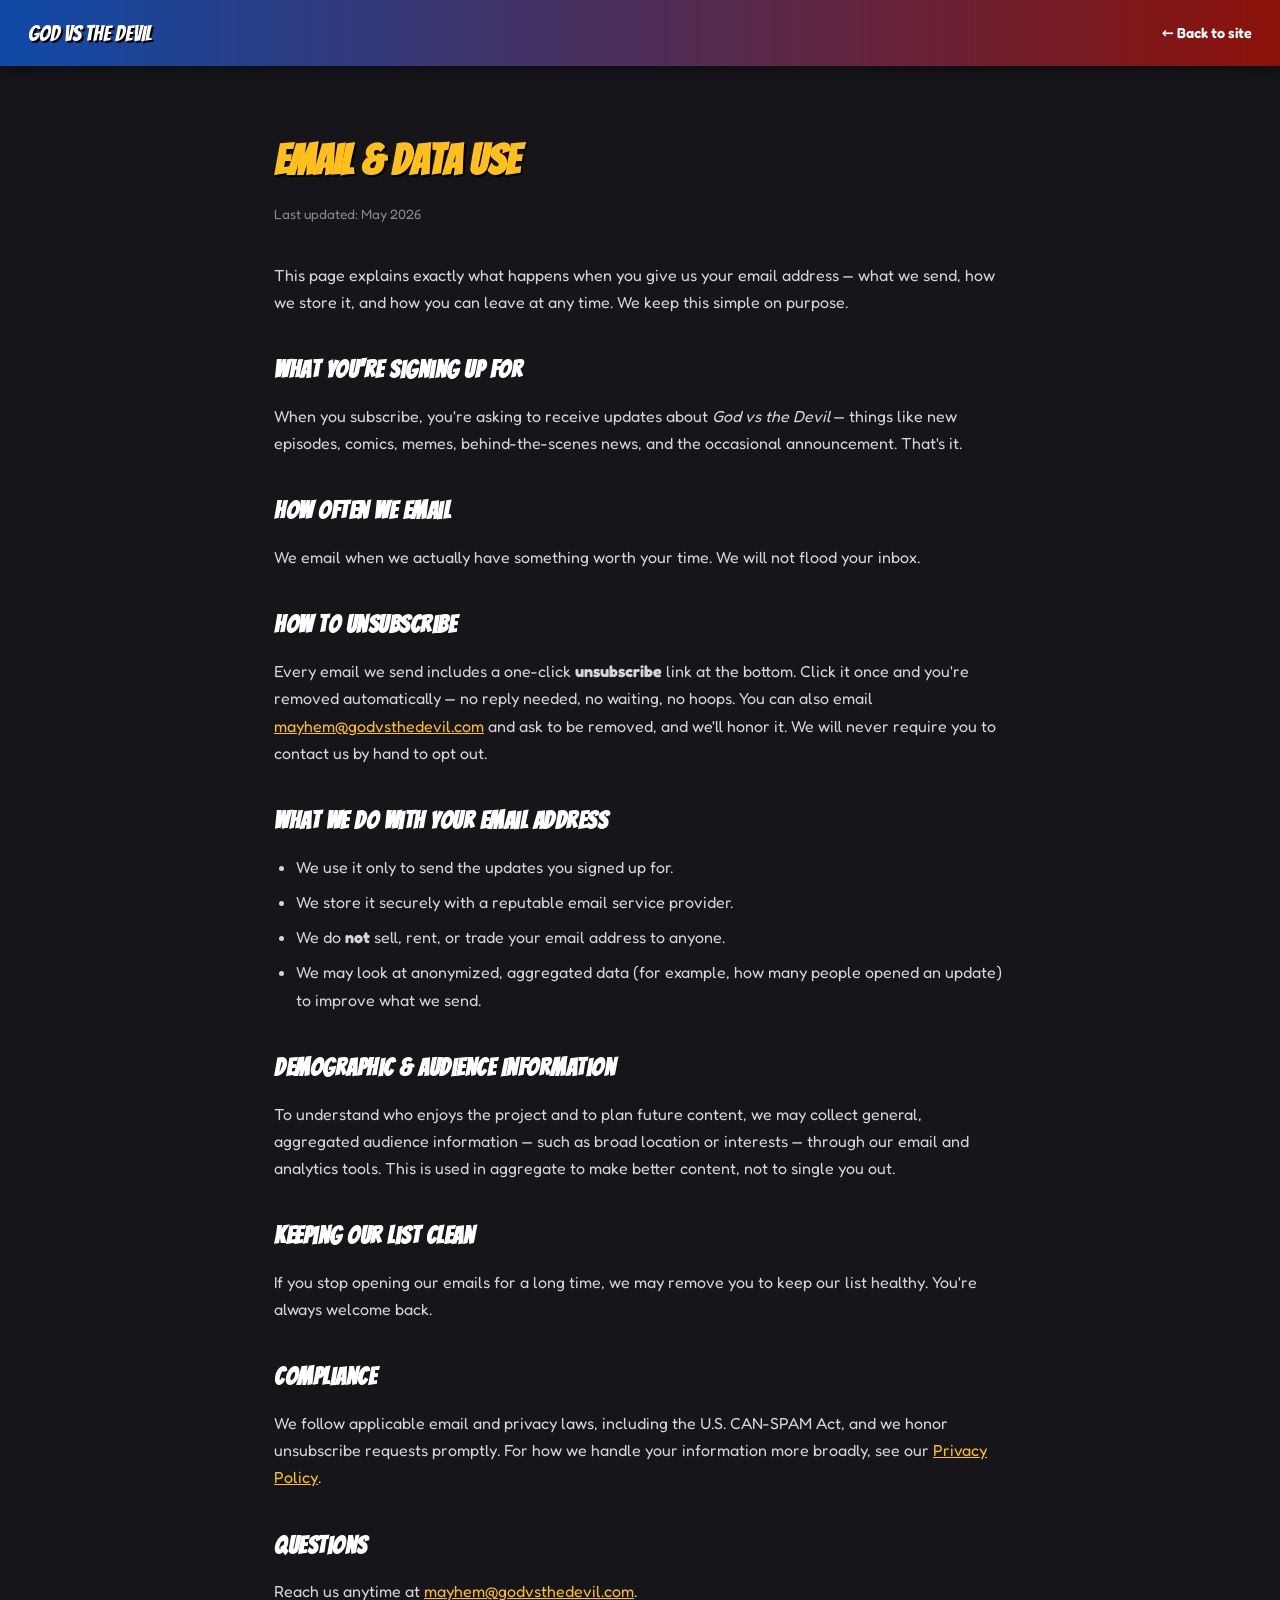
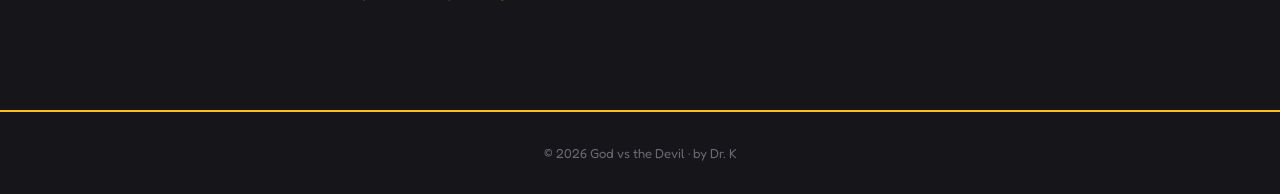
<file: email-policy.html>
<!DOCTYPE html>
<html lang="en">
<head>
<meta charset="UTF-8">
<meta name="viewport" content="width=device-width, initial-scale=1.0">
<title>Email &amp; Data Use — God vs the Devil</title>
<link rel="stylesheet" href="legal.css">
</head>
<body>
<nav class="legal-nav">
  <a class="brand" href="index.html">GOD vs THE DEVIL</a>
  <a class="back" href="index.html">← Back to site</a>
</nav>

<main class="legal-wrap">
  <h1>Email &amp; Data Use</h1>
  <p class="updated">Last updated: <span class="editable">May 2026</span></p>

  <p>This page explains exactly what happens when you give us your email address — what we send, how we store it,
  and how you can leave at any time. We keep this simple on purpose.</p>

  <h2>What You're Signing Up For</h2>
  <p>When you subscribe, you're asking to receive updates about <em>God vs the Devil</em> — things like new
  episodes, comics, memes, behind-the-scenes news, and the occasional announcement. That's it.</p>

  <h2>How Often We Email</h2>
  <p>We email when we actually have something worth your time. We will not flood your inbox.</p>

  <h2>How to Unsubscribe</h2>
  <p>Every email we send includes a one-click <strong>unsubscribe</strong> link at the bottom. Click it once and
  you're removed automatically — no reply needed, no waiting, no hoops. You can also email
  <a href="mailto:mayhem@godvsthedevil.com">mayhem@godvsthedevil.com</a> and ask to be removed, and we'll honor it.
  We will never require you to contact us by hand to opt out.</p>

  <h2>What We Do With Your Email Address</h2>
  <ul>
    <li>We use it only to send the updates you signed up for.</li>
    <li>We store it securely with a reputable email service provider.</li>
    <li>We do <strong>not</strong> sell, rent, or trade your email address to anyone.</li>
    <li>We may look at anonymized, aggregated data (for example, how many people opened an update) to improve what we send.</li>
  </ul>

  <h2>Demographic &amp; Audience Information</h2>
  <p>To understand who enjoys the project and to plan future content, we may collect general, aggregated audience
  information — such as broad location or interests — through our email and analytics tools. This is used in
  aggregate to make better content, not to single you out.</p>

  <h2>Keeping Our List Clean</h2>
  <p>If you stop opening our emails for a long time, we may remove you to keep our list healthy. You're always
  welcome back.</p>

  <h2>Compliance</h2>
  <p>We follow applicable email and privacy laws, including the U.S. CAN-SPAM Act, and we honor unsubscribe
  requests promptly. For how we handle your information more broadly, see our
  <a href="privacy.html">Privacy Policy</a>.</p>

  <h2>Questions</h2>
  <p>Reach us anytime at <a href="mailto:mayhem@godvsthedevil.com">mayhem@godvsthedevil.com</a>.</p>
</main>

<footer class="legal-foot">© <span id="yr"></span> God vs the Devil · by Dr. K</footer>
<script>document.getElementById('yr').textContent=new Date().getFullYear();</script>
</body>
</html>
</file>
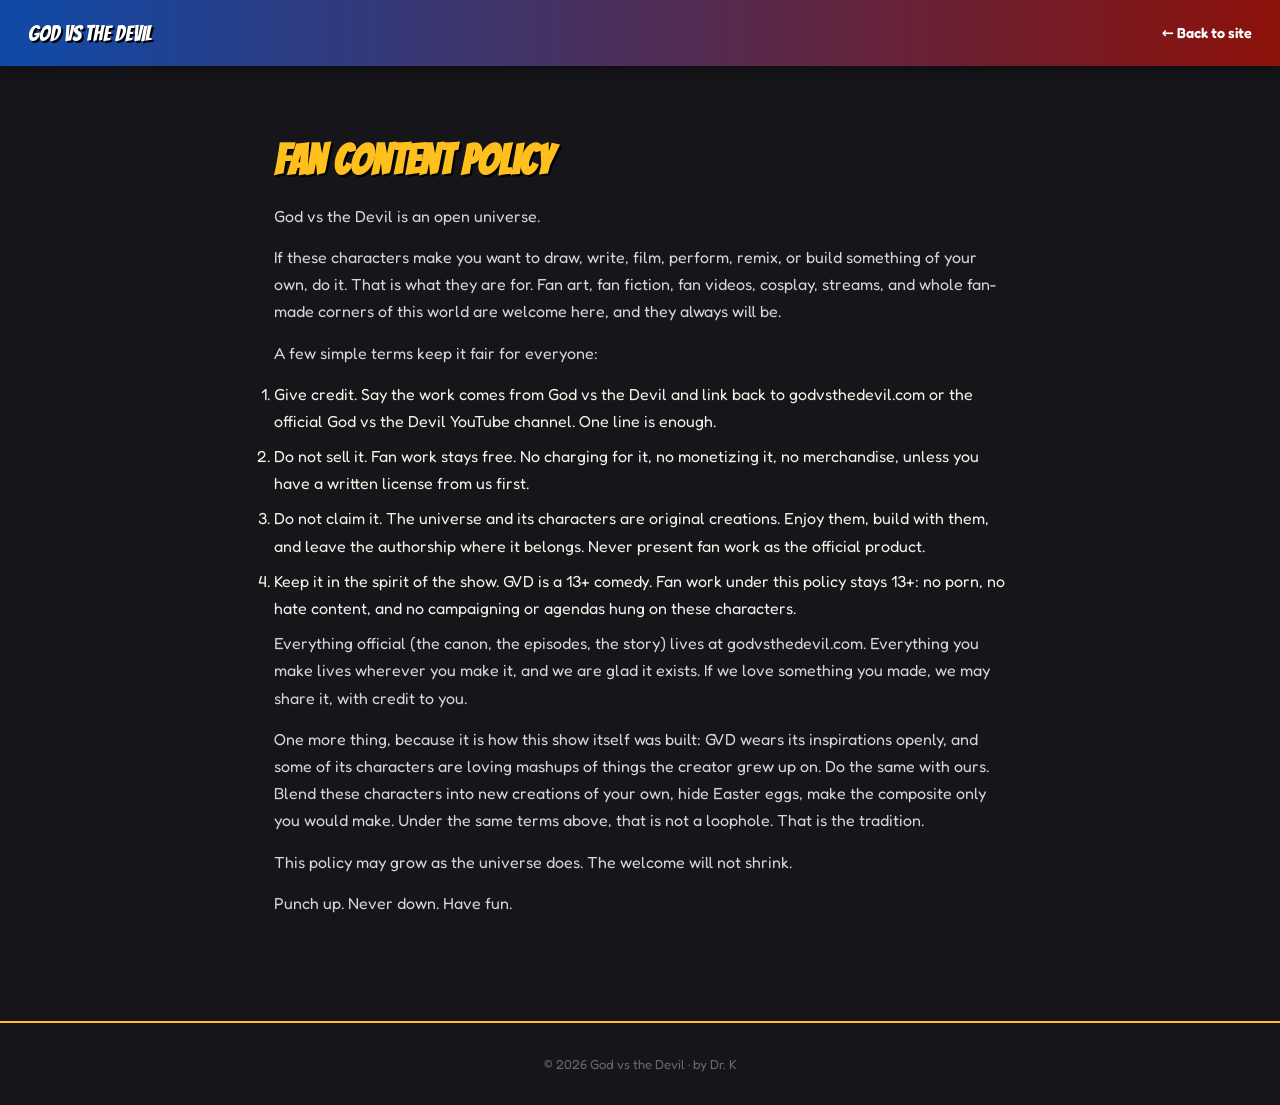
<file: fan-content-policy.html>
<!DOCTYPE html>
<html lang="en">
<head>
<meta charset="UTF-8">
<meta name="viewport" content="width=device-width, initial-scale=1.0">
<title>Fan Content Policy — God vs the Devil</title>
<link rel="stylesheet" href="legal.css">
</head>
<body>
<nav class="legal-nav">
  <a class="brand" href="index.html">GOD vs THE DEVIL</a>
  <a class="back" href="index.html">← Back to site</a>
</nav>

<main class="legal-wrap">
  <h1>Fan Content Policy</h1>

  <p>God vs the Devil is an open universe.</p>

  <p>If these characters make you want to draw, write, film, perform, remix, or build something of your own, do it. That is what they are for. Fan art, fan fiction, fan videos, cosplay, streams, and whole fan-made corners of this world are welcome here, and they always will be.</p>

  <p>A few simple terms keep it fair for everyone:</p>

  <ol>
    <li>Give credit. Say the work comes from God vs the Devil and link back to godvsthedevil.com or the official God vs the Devil YouTube channel. One line is enough.</li>
    <li>Do not sell it. Fan work stays free. No charging for it, no monetizing it, no merchandise, unless you have a written license from us first.</li>
    <li>Do not claim it. The universe and its characters are original creations. Enjoy them, build with them, and leave the authorship where it belongs. Never present fan work as the official product.</li>
    <li>Keep it in the spirit of the show. GVD is a 13+ comedy. Fan work under this policy stays 13+: no porn, no hate content, and no campaigning or agendas hung on these characters.</li>
  </ol>

  <p>Everything official (the canon, the episodes, the story) lives at godvsthedevil.com. Everything you make lives wherever you make it, and we are glad it exists. If we love something you made, we may share it, with credit to you.</p>

  <p>One more thing, because it is how this show itself was built: GVD wears its inspirations openly, and some of its characters are loving mashups of things the creator grew up on. Do the same with ours. Blend these characters into new creations of your own, hide Easter eggs, make the composite only you would make. Under the same terms above, that is not a loophole. That is the tradition.</p>

  <p>This policy may grow as the universe does. The welcome will not shrink.</p>

  <p>Punch up. Never down. Have fun.</p>
</main>

<footer class="legal-foot">© <span id="yr"></span> God vs the Devil · by Dr. K</footer>
<script>document.getElementById('yr').textContent=new Date().getFullYear();</script>
</body>
</html>
</file>
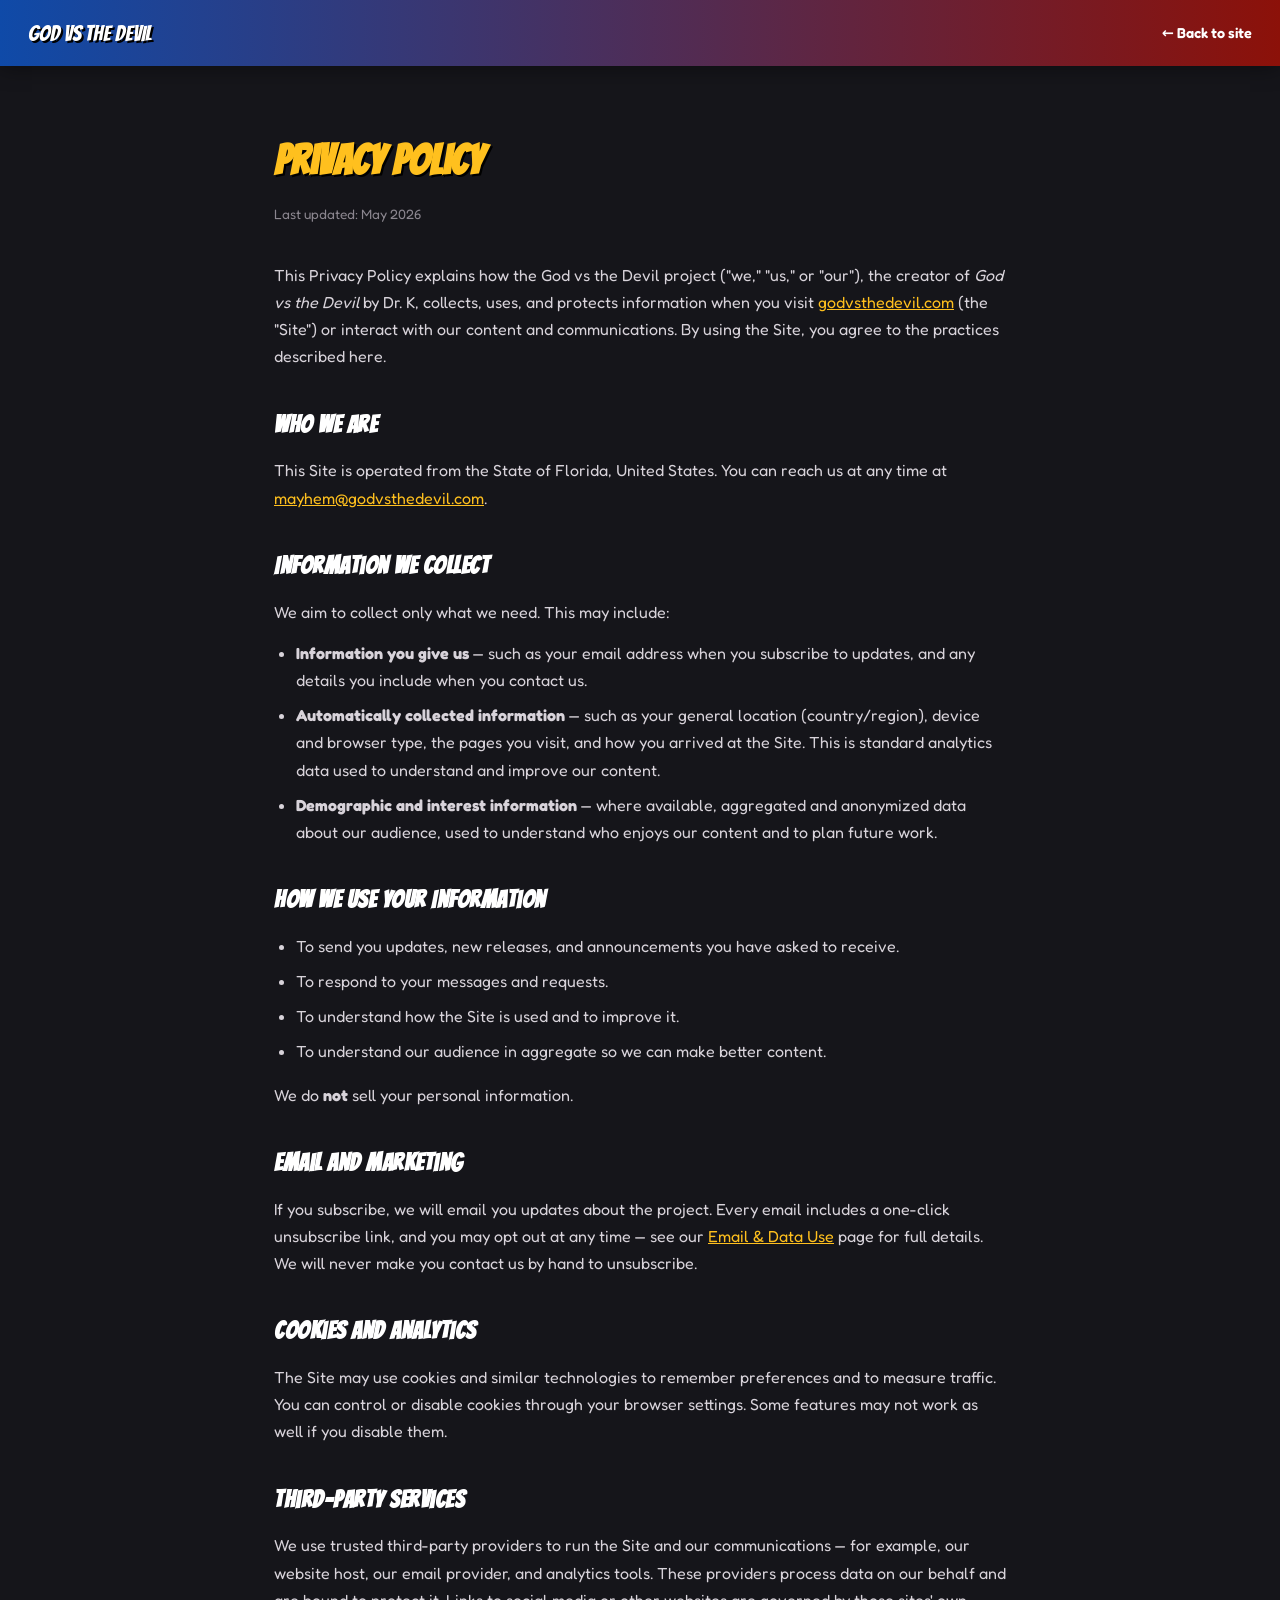
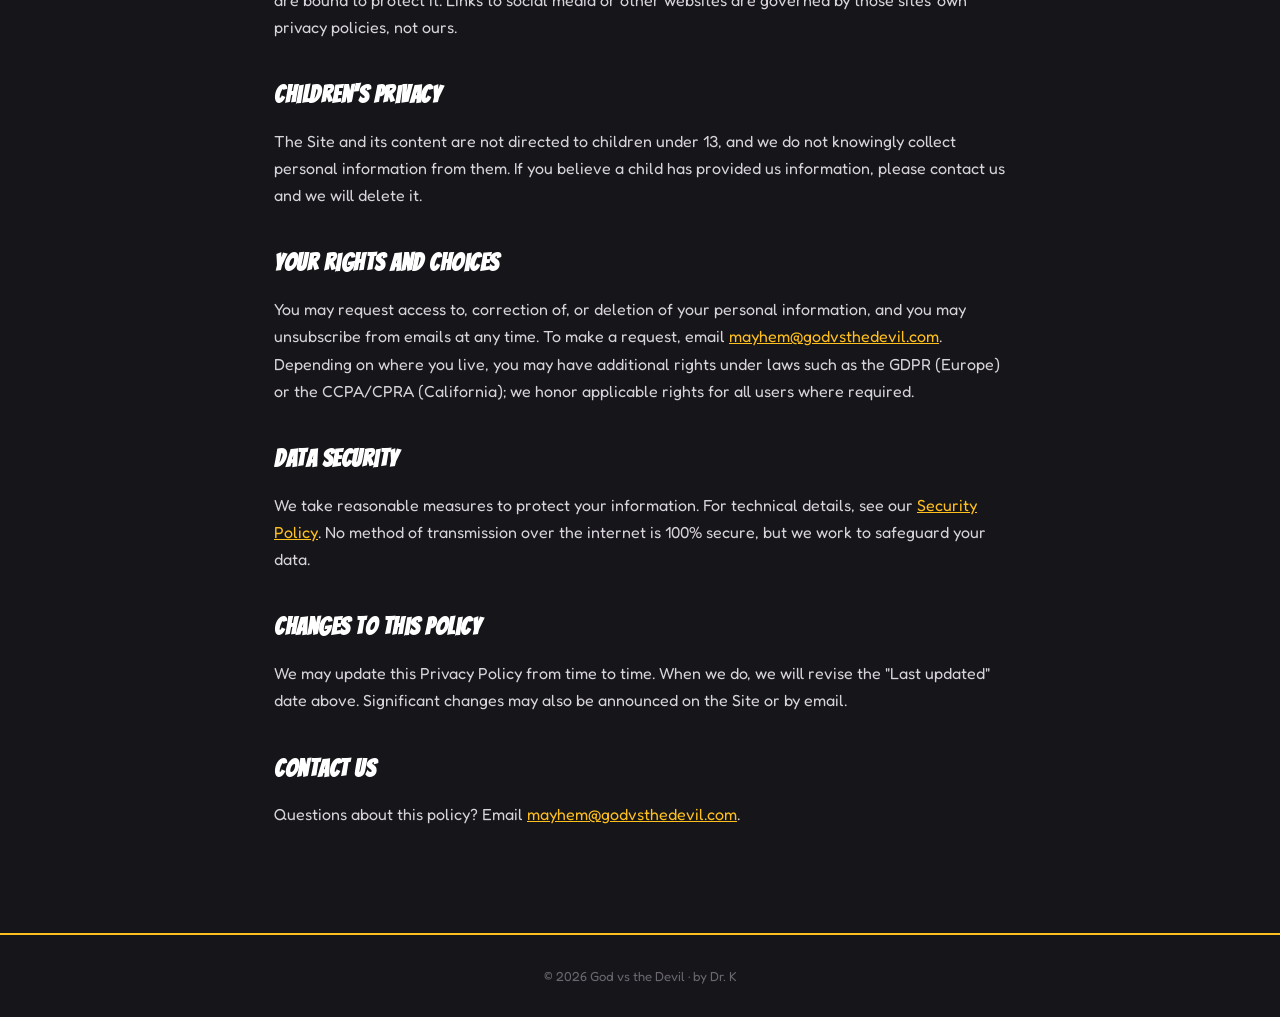
<file: privacy.html>
<!DOCTYPE html>
<html lang="en">
<head>
<meta charset="UTF-8">
<meta name="viewport" content="width=device-width, initial-scale=1.0">
<title>Privacy Policy — God vs the Devil</title>
<link rel="stylesheet" href="legal.css">
</head>
<body>
<nav class="legal-nav">
  <a class="brand" href="index.html">GOD vs THE DEVIL</a>
  <a class="back" href="index.html">← Back to site</a>
</nav>

<main class="legal-wrap">
  <h1>Privacy Policy</h1>
  <!-- EDIT: update this date whenever you revise the policy -->
  <p class="updated">Last updated: <span class="editable">May 2026</span></p>

  <p>This Privacy Policy explains how <span class="editable">the God vs the Devil project</span> ("we," "us," or "our"),
  the creator of <em>God vs the Devil</em> by Dr. K, collects, uses, and protects information when you visit
  <a href="https://godvsthedevil.com">godvsthedevil.com</a> (the "Site") or interact with our content and communications.
  By using the Site, you agree to the practices described here.</p>

  <h2>Who We Are</h2>
  <p>This Site is operated from the State of <span class="editable">Florida, United States</span>.
  You can reach us at any time at <a href="mailto:mayhem@godvsthedevil.com">mayhem@godvsthedevil.com</a>.</p>

  <h2>Information We Collect</h2>
  <p>We aim to collect only what we need. This may include:</p>
  <ul>
    <li><strong>Information you give us</strong> — such as your email address when you subscribe to updates, and any details you include when you contact us.</li>
    <li><strong>Automatically collected information</strong> — such as your general location (country/region), device and browser type, the pages you visit, and how you arrived at the Site. This is standard analytics data used to understand and improve our content.</li>
    <li><strong>Demographic and interest information</strong> — where available, aggregated and anonymized data about our audience, used to understand who enjoys our content and to plan future work.</li>
  </ul>

  <h2>How We Use Your Information</h2>
  <ul>
    <li>To send you updates, new releases, and announcements you have asked to receive.</li>
    <li>To respond to your messages and requests.</li>
    <li>To understand how the Site is used and to improve it.</li>
    <li>To understand our audience in aggregate so we can make better content.</li>
  </ul>
  <p>We do <strong>not</strong> sell your personal information.</p>

  <h2>Email and Marketing</h2>
  <p>If you subscribe, we will email you updates about the project. Every email includes a one-click
  unsubscribe link, and you may opt out at any time — see our
  <a href="email-policy.html">Email &amp; Data Use</a> page for full details. We will never make you contact
  us by hand to unsubscribe.</p>

  <h2>Cookies and Analytics</h2>
  <p>The Site may use cookies and similar technologies to remember preferences and to measure traffic.
  You can control or disable cookies through your browser settings. Some features may not work as well if
  you disable them.</p>

  <h2>Third-Party Services</h2>
  <p>We use trusted third-party providers to run the Site and our communications — for example, our website
  host, our email provider, and analytics tools. These providers process data on our behalf and are bound to
  protect it. Links to social media or other websites are governed by those sites' own privacy policies, not ours.</p>

  <h2>Children's Privacy</h2>
  <p>The Site and its content are not directed to children under 13, and we do not knowingly collect personal
  information from them. If you believe a child has provided us information, please contact us and we will delete it.</p>

  <h2>Your Rights and Choices</h2>
  <p>You may request access to, correction of, or deletion of your personal information, and you may unsubscribe
  from emails at any time. To make a request, email <a href="mailto:mayhem@godvsthedevil.com">mayhem@godvsthedevil.com</a>.
  Depending on where you live, you may have additional rights under laws such as the GDPR (Europe) or the
  CCPA/CPRA (California); we honor applicable rights for all users where required.</p>

  <h2>Data Security</h2>
  <p>We take reasonable measures to protect your information. For technical details, see our
  <a href="security.html">Security Policy</a>. No method of transmission over the internet is 100% secure, but
  we work to safeguard your data.</p>

  <h2>Changes to This Policy</h2>
  <p>We may update this Privacy Policy from time to time. When we do, we will revise the "Last updated" date above.
  Significant changes may also be announced on the Site or by email.</p>

  <h2>Contact Us</h2>
  <p>Questions about this policy? Email <a href="mailto:mayhem@godvsthedevil.com">mayhem@godvsthedevil.com</a>.</p>
</main>

<footer class="legal-foot">© <span id="yr"></span> God vs the Devil · by Dr. K</footer>
<script>document.getElementById('yr').textContent=new Date().getFullYear();</script>
</body>
</html>
</file>
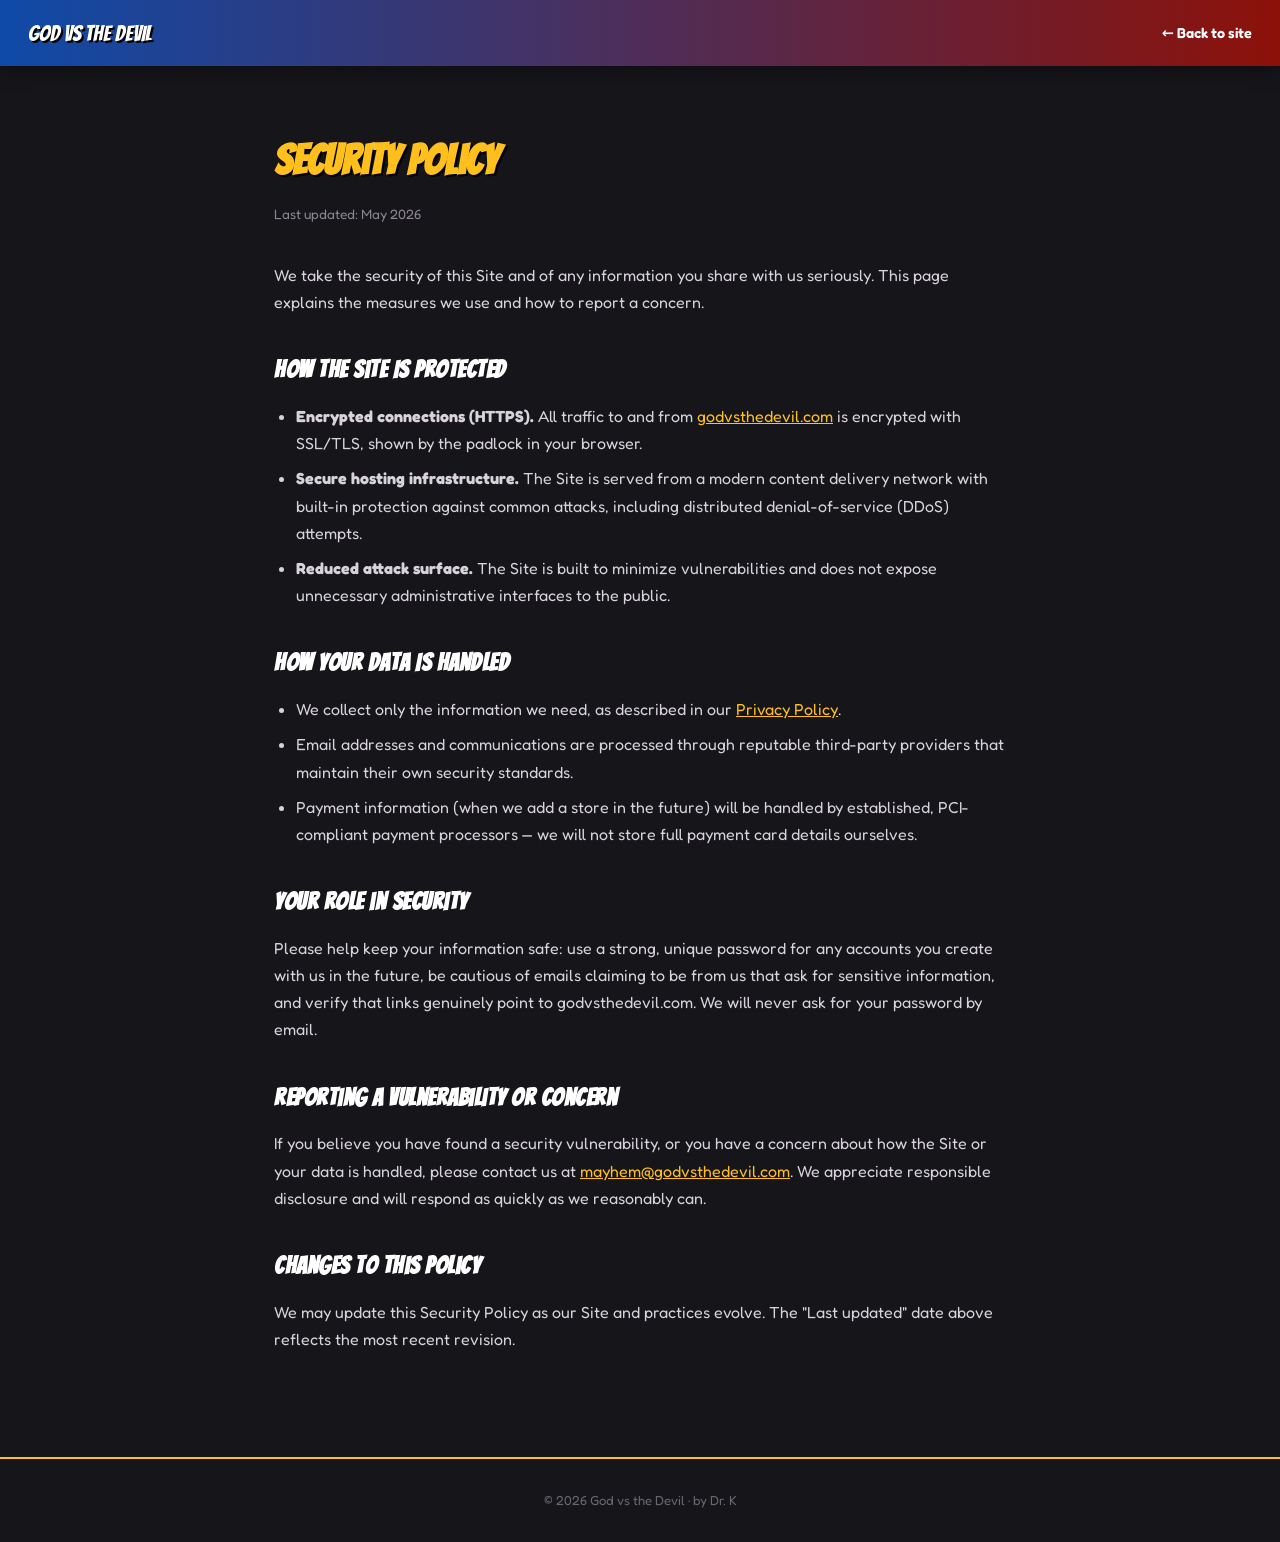
<file: security.html>
<!DOCTYPE html>
<html lang="en">
<head>
<meta charset="UTF-8">
<meta name="viewport" content="width=device-width, initial-scale=1.0">
<title>Security Policy — God vs the Devil</title>
<link rel="stylesheet" href="legal.css">
</head>
<body>
<nav class="legal-nav">
  <a class="brand" href="index.html">GOD vs THE DEVIL</a>
  <a class="back" href="index.html">← Back to site</a>
</nav>

<main class="legal-wrap">
  <h1>Security Policy</h1>
  <p class="updated">Last updated: <span class="editable">May 2026</span></p>

  <p>We take the security of this Site and of any information you share with us seriously. This page explains
  the measures we use and how to report a concern.</p>

  <h2>How the Site Is Protected</h2>
  <ul>
    <li><strong>Encrypted connections (HTTPS).</strong> All traffic to and from <a href="https://godvsthedevil.com">godvsthedevil.com</a> is encrypted with SSL/TLS, shown by the padlock in your browser.</li>
    <li><strong>Secure hosting infrastructure.</strong> The Site is served from a modern content delivery network with built-in protection against common attacks, including distributed denial-of-service (DDoS) attempts.</li>
    <li><strong>Reduced attack surface.</strong> The Site is built to minimize vulnerabilities and does not expose unnecessary administrative interfaces to the public.</li>
  </ul>

  <h2>How Your Data Is Handled</h2>
  <ul>
    <li>We collect only the information we need, as described in our <a href="privacy.html">Privacy Policy</a>.</li>
    <li>Email addresses and communications are processed through reputable third-party providers that maintain their own security standards.</li>
    <li>Payment information (when we add a store in the future) will be handled by established, PCI-compliant payment processors — we will not store full payment card details ourselves.</li>
  </ul>

  <h2>Your Role in Security</h2>
  <p>Please help keep your information safe: use a strong, unique password for any accounts you create with us in
  the future, be cautious of emails claiming to be from us that ask for sensitive information, and verify that
  links genuinely point to godvsthedevil.com. We will never ask for your password by email.</p>

  <h2>Reporting a Vulnerability or Concern</h2>
  <p>If you believe you have found a security vulnerability, or you have a concern about how the Site or your data
  is handled, please contact us at <a href="mailto:mayhem@godvsthedevil.com">mayhem@godvsthedevil.com</a>. We
  appreciate responsible disclosure and will respond as quickly as we reasonably can.</p>

  <h2>Changes to This Policy</h2>
  <p>We may update this Security Policy as our Site and practices evolve. The "Last updated" date above reflects the
  most recent revision.</p>
</main>

<footer class="legal-foot">© <span id="yr"></span> God vs the Devil · by Dr. K</footer>
<script>document.getElementById('yr').textContent=new Date().getFullYear();</script>
</body>
</html>
</file>
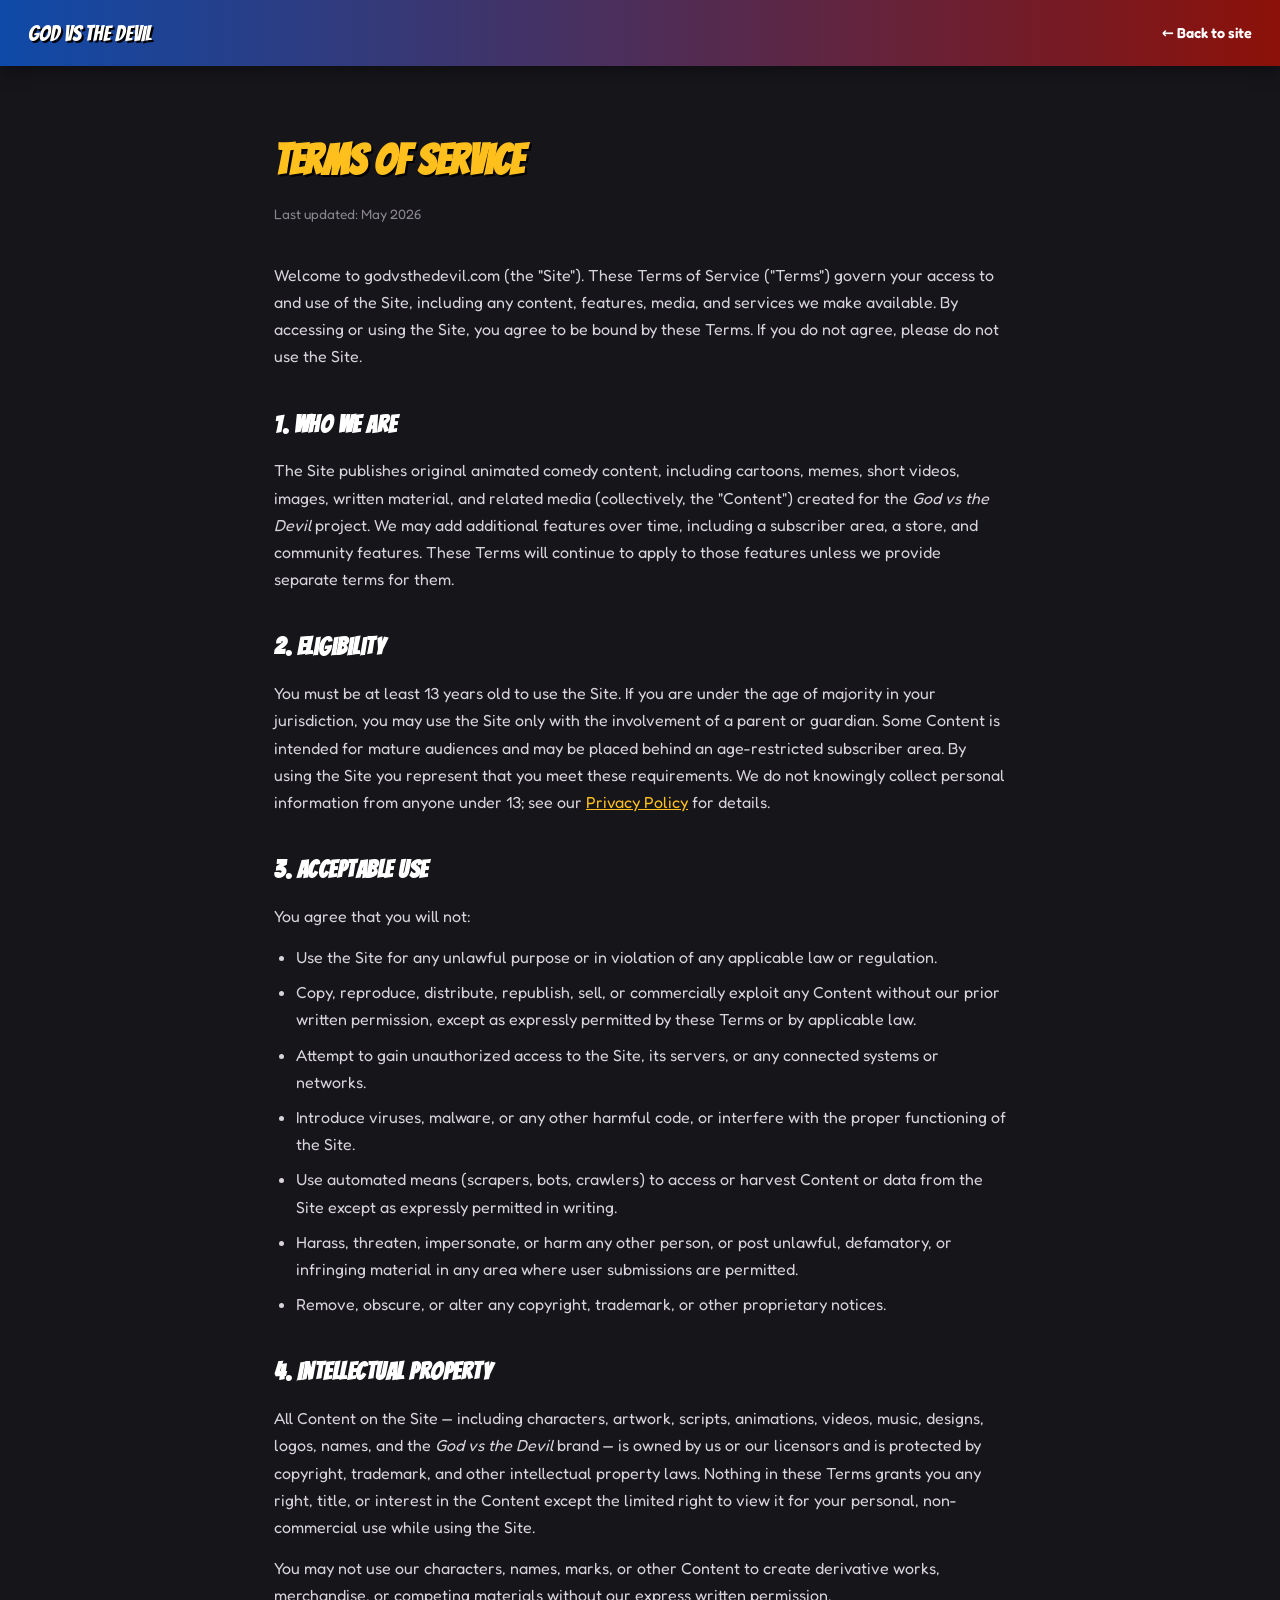
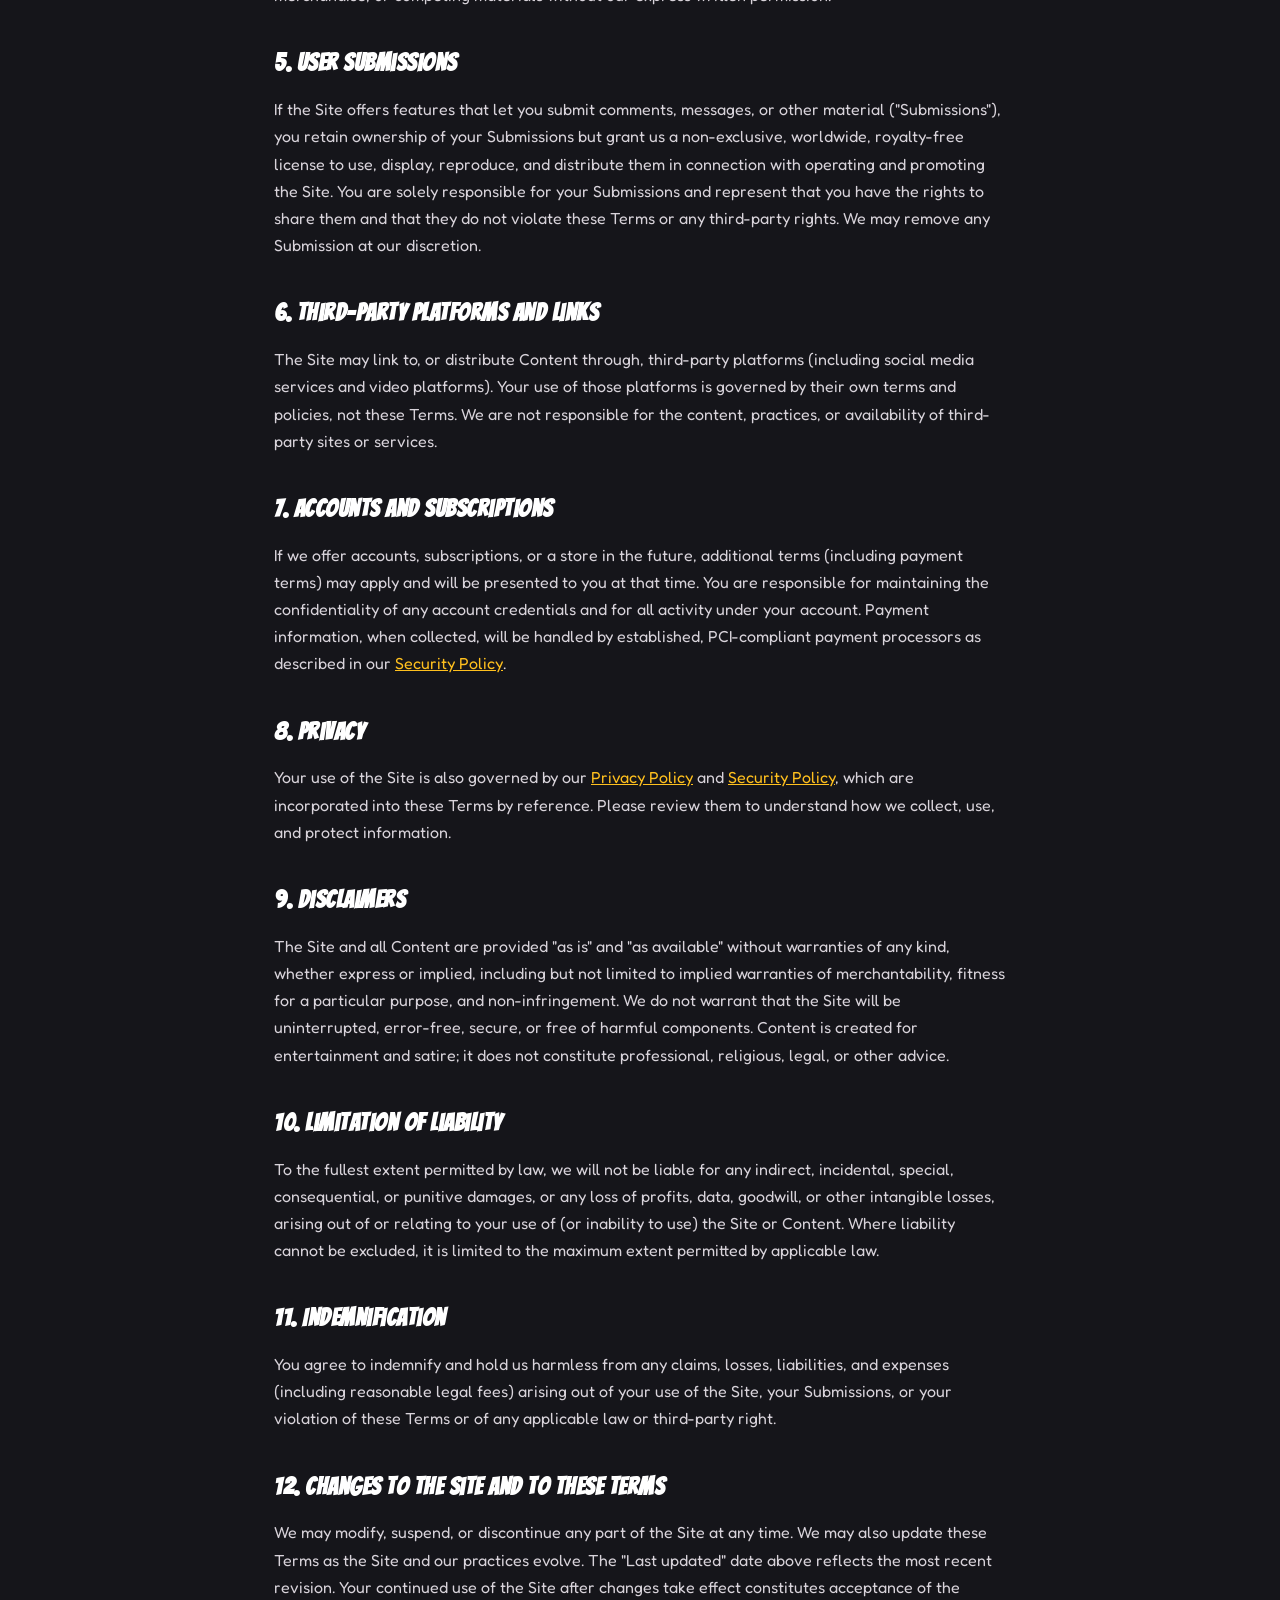
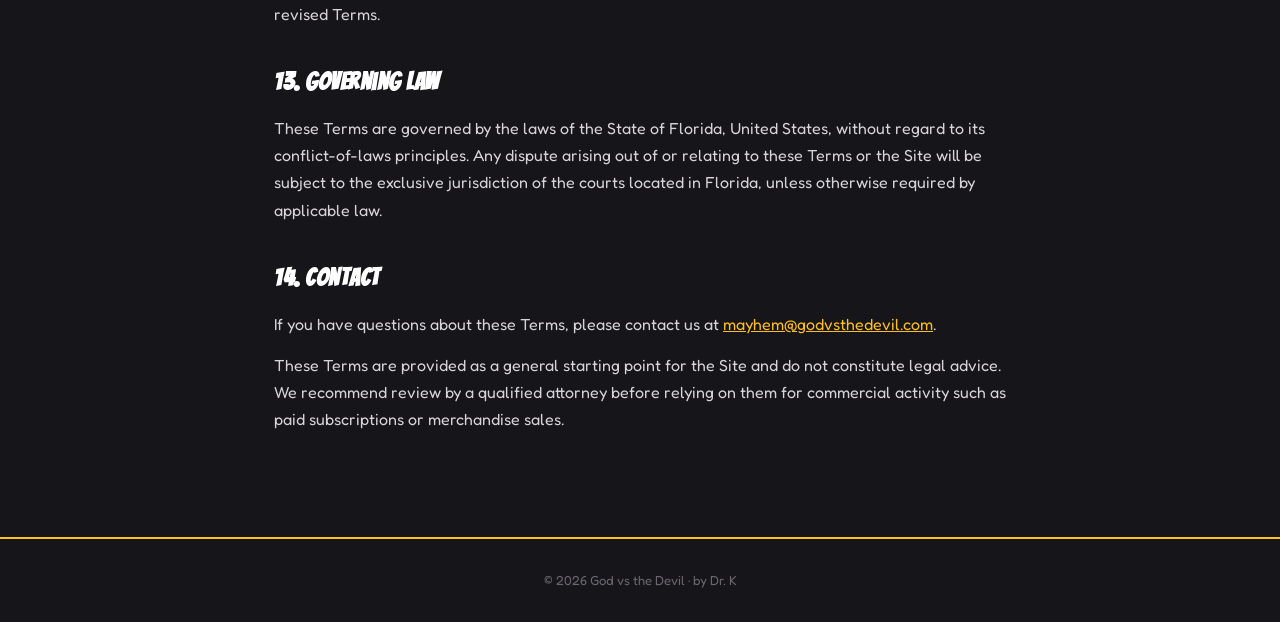
<file: terms.html>
<!DOCTYPE html>
<html lang="en">
<head>
  <meta charset="UTF-8">
  <meta name="viewport" content="width=device-width, initial-scale=1.0">
  <title>Terms of Service — God vs the Devil</title>
  <meta name="description" content="The Terms of Service governing use of godvsthedevil.com and its content.">
  <link rel="stylesheet" href="legal.css">
</head>
<body>
<nav class="legal-nav">
  <a class="brand" href="index.html">GOD vs THE DEVIL</a>
  <a class="back" href="index.html">← Back to site</a>
</nav>

<main class="legal-wrap">
    <h1>Terms of Service</h1>
    <p class="updated">Last updated: <span class="editable">May 2026</span></p>

    <p>
      Welcome to godvsthedevil.com (the "Site"). These Terms of Service ("Terms")
      govern your access to and use of the Site, including any content, features,
      media, and services we make available. By accessing or using the Site, you
      agree to be bound by these Terms. If you do not agree, please do not use the Site.
    </p>

    <h2>1. Who We Are</h2>
    <p>
      The Site publishes original animated comedy content, including cartoons, memes,
      short videos, images, written material, and related media (collectively, the
      "Content") created for the <em>God vs the Devil</em> project. We may add additional
      features over time, including a subscriber area, a store, and community features.
      These Terms will continue to apply to those features unless we provide separate terms for them.
    </p>

    <h2>2. Eligibility</h2>
    <p>
      You must be at least 13 years old to use the Site. If you are under the age of
      majority in your jurisdiction, you may use the Site only with the involvement of
      a parent or guardian. Some Content is intended for mature audiences and may be
      placed behind an age-restricted subscriber area. By using the Site you represent
      that you meet these requirements. We do not knowingly collect personal information
      from anyone under 13; see our <a href="privacy.html">Privacy Policy</a> for details.
    </p>

    <h2>3. Acceptable Use</h2>
    <p>You agree that you will not:</p>
    <ul>
      <li>Use the Site for any unlawful purpose or in violation of any applicable law or regulation.</li>
      <li>Copy, reproduce, distribute, republish, sell, or commercially exploit any Content without our prior written permission, except as expressly permitted by these Terms or by applicable law.</li>
      <li>Attempt to gain unauthorized access to the Site, its servers, or any connected systems or networks.</li>
      <li>Introduce viruses, malware, or any other harmful code, or interfere with the proper functioning of the Site.</li>
      <li>Use automated means (scrapers, bots, crawlers) to access or harvest Content or data from the Site except as expressly permitted in writing.</li>
      <li>Harass, threaten, impersonate, or harm any other person, or post unlawful, defamatory, or infringing material in any area where user submissions are permitted.</li>
      <li>Remove, obscure, or alter any copyright, trademark, or other proprietary notices.</li>
    </ul>

    <h2>4. Intellectual Property</h2>
    <p>
      All Content on the Site — including characters, artwork, scripts, animations,
      videos, music, designs, logos, names, and the <em>God vs the Devil</em> brand — is
      owned by us or our licensors and is protected by copyright, trademark, and other
      intellectual property laws. Nothing in these Terms grants you any right, title,
      or interest in the Content except the limited right to view it for your personal,
      non-commercial use while using the Site.
    </p>
    <p>
      You may not use our characters, names, marks, or other Content to create derivative
      works, merchandise, or competing materials without our express written permission.
    </p>

    <h2>5. User Submissions</h2>
    <p>
      If the Site offers features that let you submit comments, messages, or other
      material ("Submissions"), you retain ownership of your Submissions but grant us a
      non-exclusive, worldwide, royalty-free license to use, display, reproduce, and
      distribute them in connection with operating and promoting the Site. You are solely
      responsible for your Submissions and represent that you have the rights to share
      them and that they do not violate these Terms or any third-party rights. We may
      remove any Submission at our discretion.
    </p>

    <h2>6. Third-Party Platforms and Links</h2>
    <p>
      The Site may link to, or distribute Content through, third-party platforms
      (including social media services and video platforms). Your use of those platforms
      is governed by their own terms and policies, not these Terms. We are not responsible
      for the content, practices, or availability of third-party sites or services.
    </p>

    <h2>7. Accounts and Subscriptions</h2>
    <p>
      If we offer accounts, subscriptions, or a store in the future, additional terms
      (including payment terms) may apply and will be presented to you at that time. You
      are responsible for maintaining the confidentiality of any account credentials and
      for all activity under your account. Payment information, when collected, will be
      handled by established, PCI-compliant payment processors as described in our
      <a href="security.html">Security Policy</a>.
    </p>

    <h2>8. Privacy</h2>
    <p>
      Your use of the Site is also governed by our
      <a href="privacy.html">Privacy Policy</a> and
      <a href="security.html">Security Policy</a>, which are incorporated into these Terms
      by reference. Please review them to understand how we collect, use, and protect information.
    </p>

    <h2>9. Disclaimers</h2>
    <p>
      The Site and all Content are provided "as is" and "as available" without warranties
      of any kind, whether express or implied, including but not limited to implied
      warranties of merchantability, fitness for a particular purpose, and non-infringement.
      We do not warrant that the Site will be uninterrupted, error-free, secure, or free
      of harmful components. Content is created for entertainment and satire; it does not
      constitute professional, religious, legal, or other advice.
    </p>

    <h2>10. Limitation of Liability</h2>
    <p>
      To the fullest extent permitted by law, we will not be liable for any indirect,
      incidental, special, consequential, or punitive damages, or any loss of profits,
      data, goodwill, or other intangible losses, arising out of or relating to your use
      of (or inability to use) the Site or Content. Where liability cannot be excluded,
      it is limited to the maximum extent permitted by applicable law.
    </p>

    <h2>11. Indemnification</h2>
    <p>
      You agree to indemnify and hold us harmless from any claims, losses, liabilities,
      and expenses (including reasonable legal fees) arising out of your use of the Site,
      your Submissions, or your violation of these Terms or of any applicable law or
      third-party right.
    </p>

    <h2>12. Changes to the Site and to These Terms</h2>
    <p>
      We may modify, suspend, or discontinue any part of the Site at any time. We may also
      update these Terms as the Site and our practices evolve. The "Last updated" date
      above reflects the most recent revision. Your continued use of the Site after changes
      take effect constitutes acceptance of the revised Terms.
    </p>

    <h2>13. Governing Law</h2>
    <p>
      These Terms are governed by the laws of the State of Florida, United States, without
      regard to its conflict-of-laws principles. Any dispute arising out of or relating to
      these Terms or the Site will be subject to the exclusive jurisdiction of the courts
      located in Florida, unless otherwise required by applicable law.
    </p>

    <h2>14. Contact</h2>
    <p>
      If you have questions about these Terms, please contact us at
      <a href="mailto:mayhem@godvsthedevil.com">mayhem@godvsthedevil.com</a>.
    </p>

    <p>
      These Terms are provided as a general starting point for the Site and do not
      constitute legal advice. We recommend review by a qualified attorney before
      relying on them for commercial activity such as paid subscriptions or merchandise sales.
    </p>
</main>

<footer class="legal-foot">© <span id="yr"></span> God vs the Devil · by Dr. K</footer>
<script>document.getElementById('yr').textContent=new Date().getFullYear();</script>
</body>
</html>
</file>
<file: legal.css>
/* ===== GVD Legal Pages — shared styles ===== */
@import url('https://fonts.googleapis.com/css2?family=Bangers&family=Fredoka:wght@400;500;600&display=swap');

:root{
  --heaven:#1f6fe0; --hell:#d6281e; --ink:#15151a; --paper:#f4f1e8; --gold:#ffc01e;
}
*{margin:0;padding:0;box-sizing:border-box}
body{
  font-family:'Fredoka',system-ui,sans-serif;
  background:var(--ink); color:var(--paper); line-height:1.7;
}
.legal-nav{
  display:flex;justify-content:space-between;align-items:center;padding:14px 28px;
  background:linear-gradient(90deg,#0f4aa8,#8c1109); box-shadow:0 2px 20px rgba(0,0,0,.4);
}
.legal-nav a.brand{font-family:'Bangers';font-size:1.4rem;color:#fff;text-decoration:none;text-shadow:2px 2px 0 #000}
.legal-nav a.back{color:#fff;text-decoration:none;font-weight:600;font-size:.9rem}
.legal-nav a.back:hover{color:var(--gold)}
.legal-wrap{max-width:780px;margin:0 auto;padding:60px 24px 90px}
.legal-wrap h1{font-family:'Bangers';font-size:2.6rem;color:var(--gold);text-shadow:2px 2px 0 #000;margin-bottom:6px}
.legal-wrap .updated{color:#8b868f;font-size:.85rem;margin-bottom:36px}
.legal-wrap h2{font-family:'Bangers';font-size:1.5rem;color:#fff;margin:34px 0 12px;letter-spacing:.5px}
.legal-wrap p{margin-bottom:14px;color:#d8d3da}
.legal-wrap ul{margin:0 0 16px 22px;color:#d8d3da}
.legal-wrap li{margin-bottom:8px}
.legal-wrap a{color:var(--gold)}
.legal-foot{text-align:center;padding:30px;border-top:2px solid var(--gold);color:#6b666f;font-size:.82rem}
/* EDIT NOTE: fields you may want to change are wrapped in <span class="editable"> */
.editable{} /* purely a marker for you; no visual effect */
</file>
